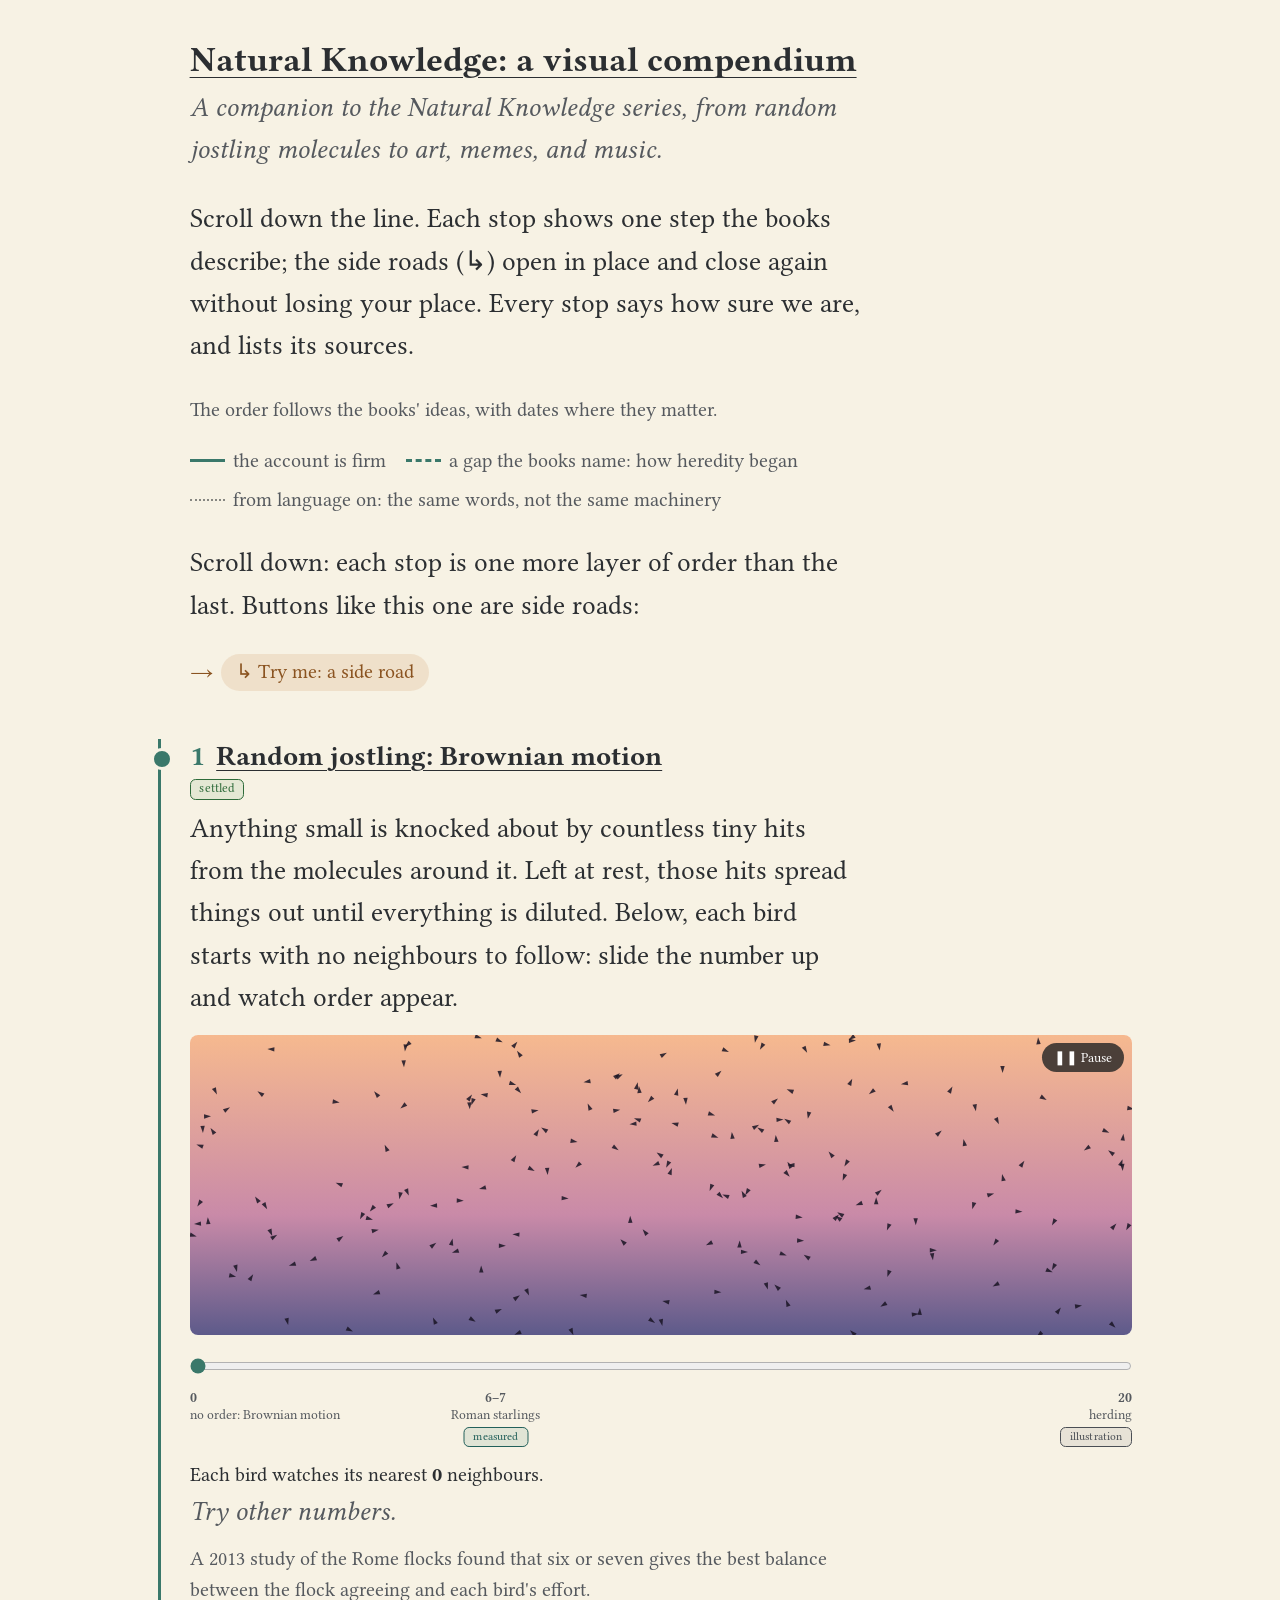
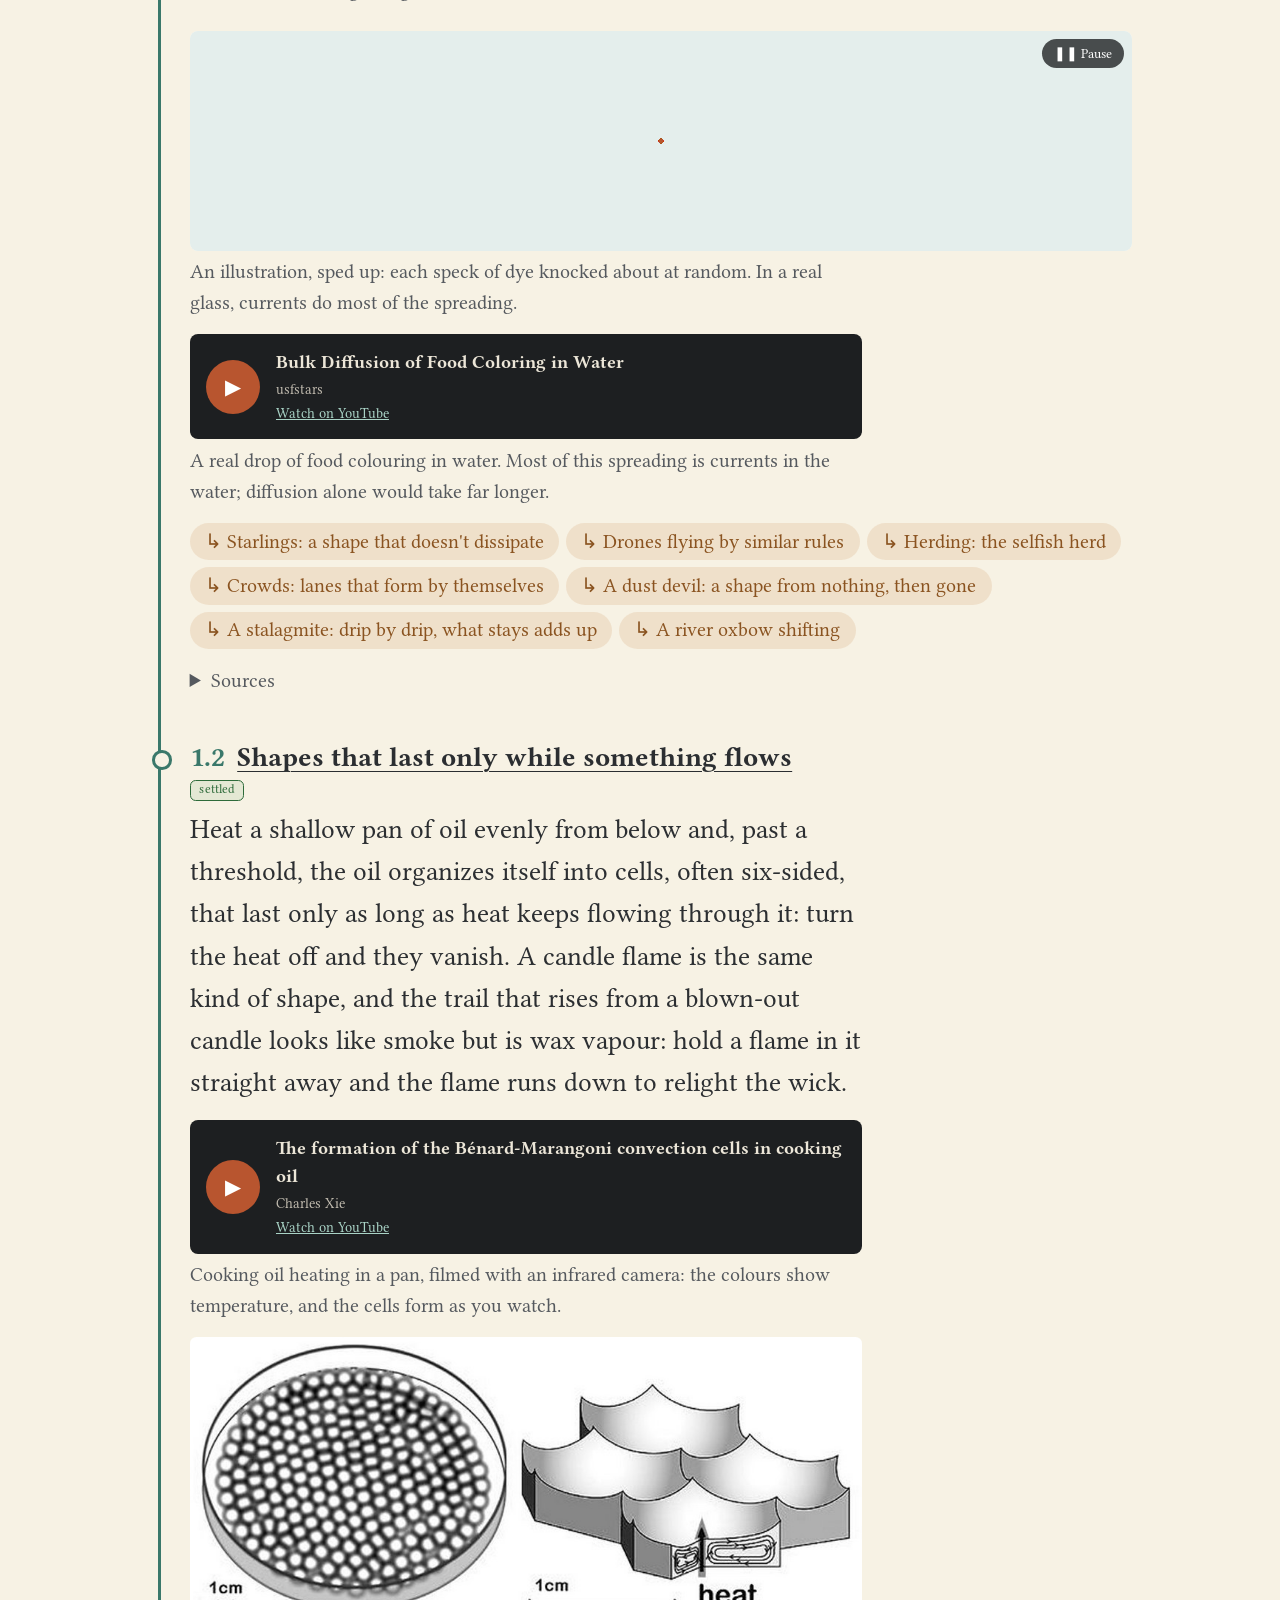
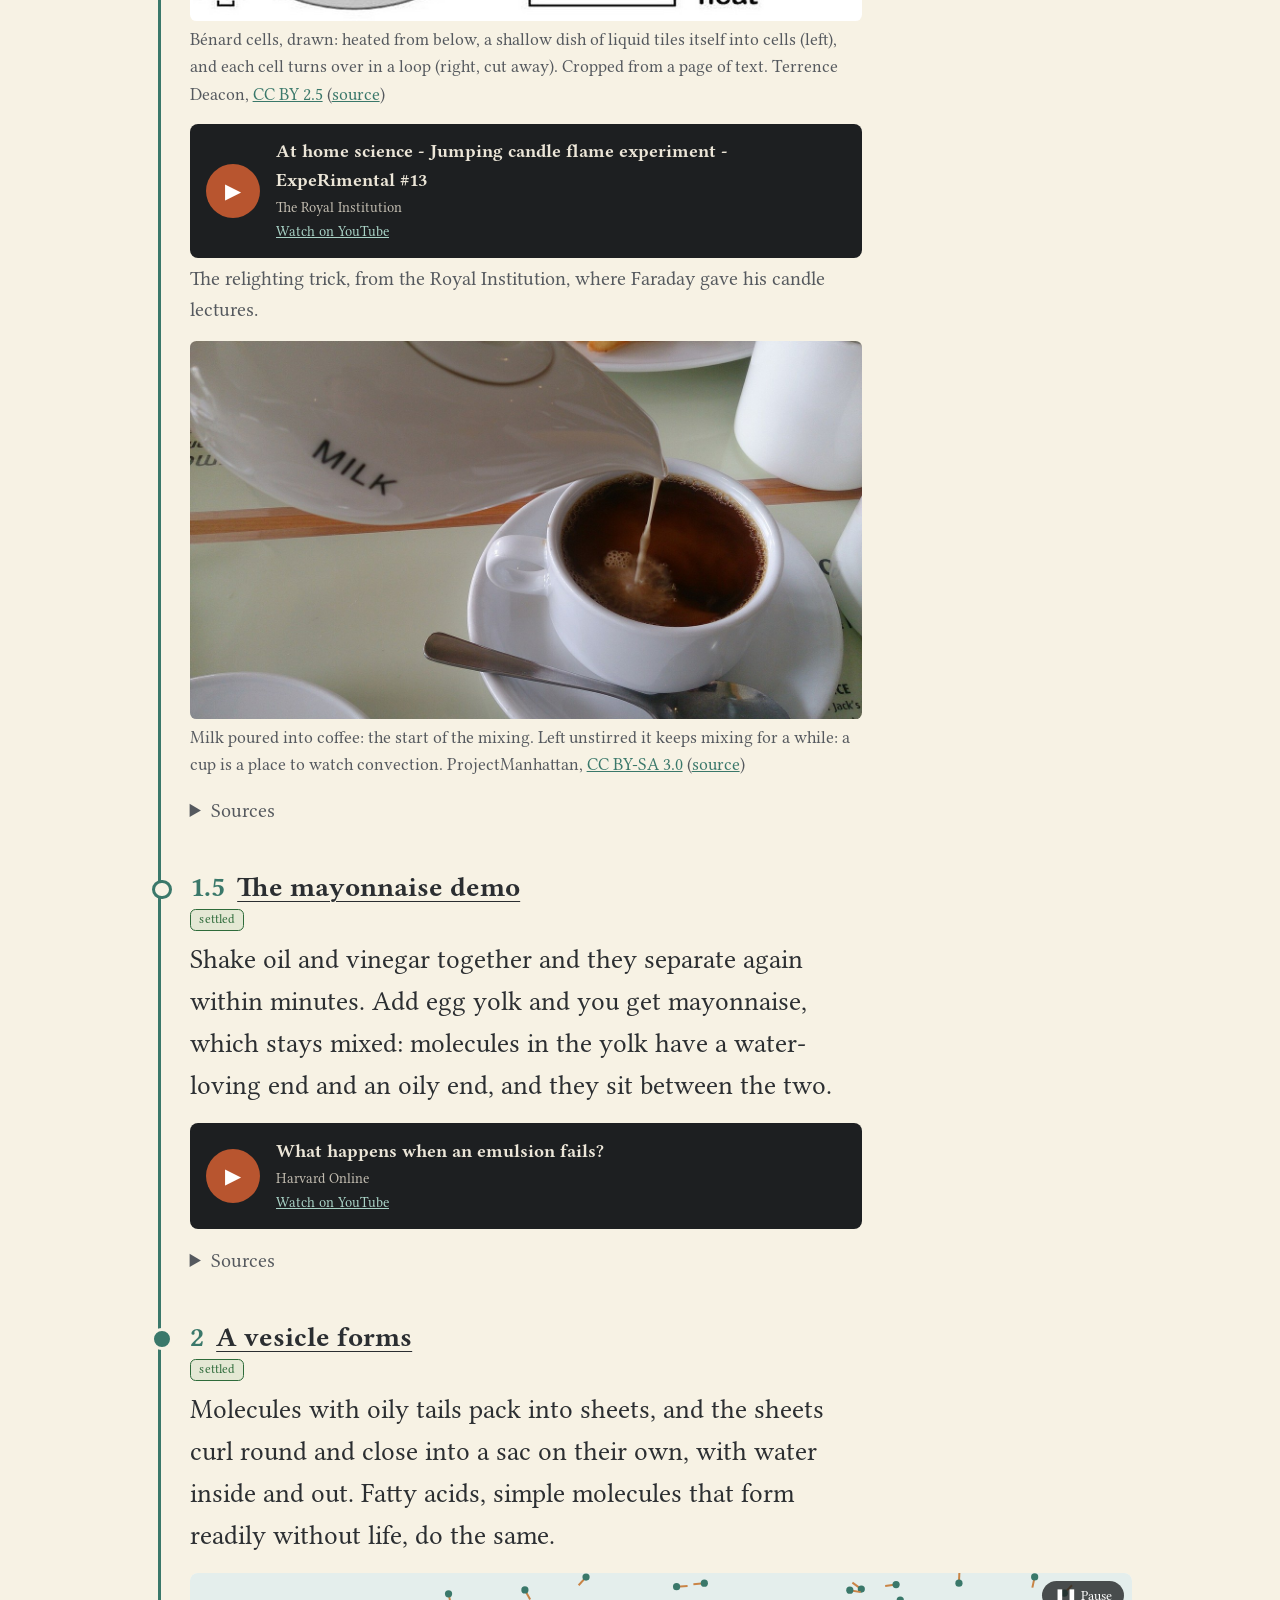
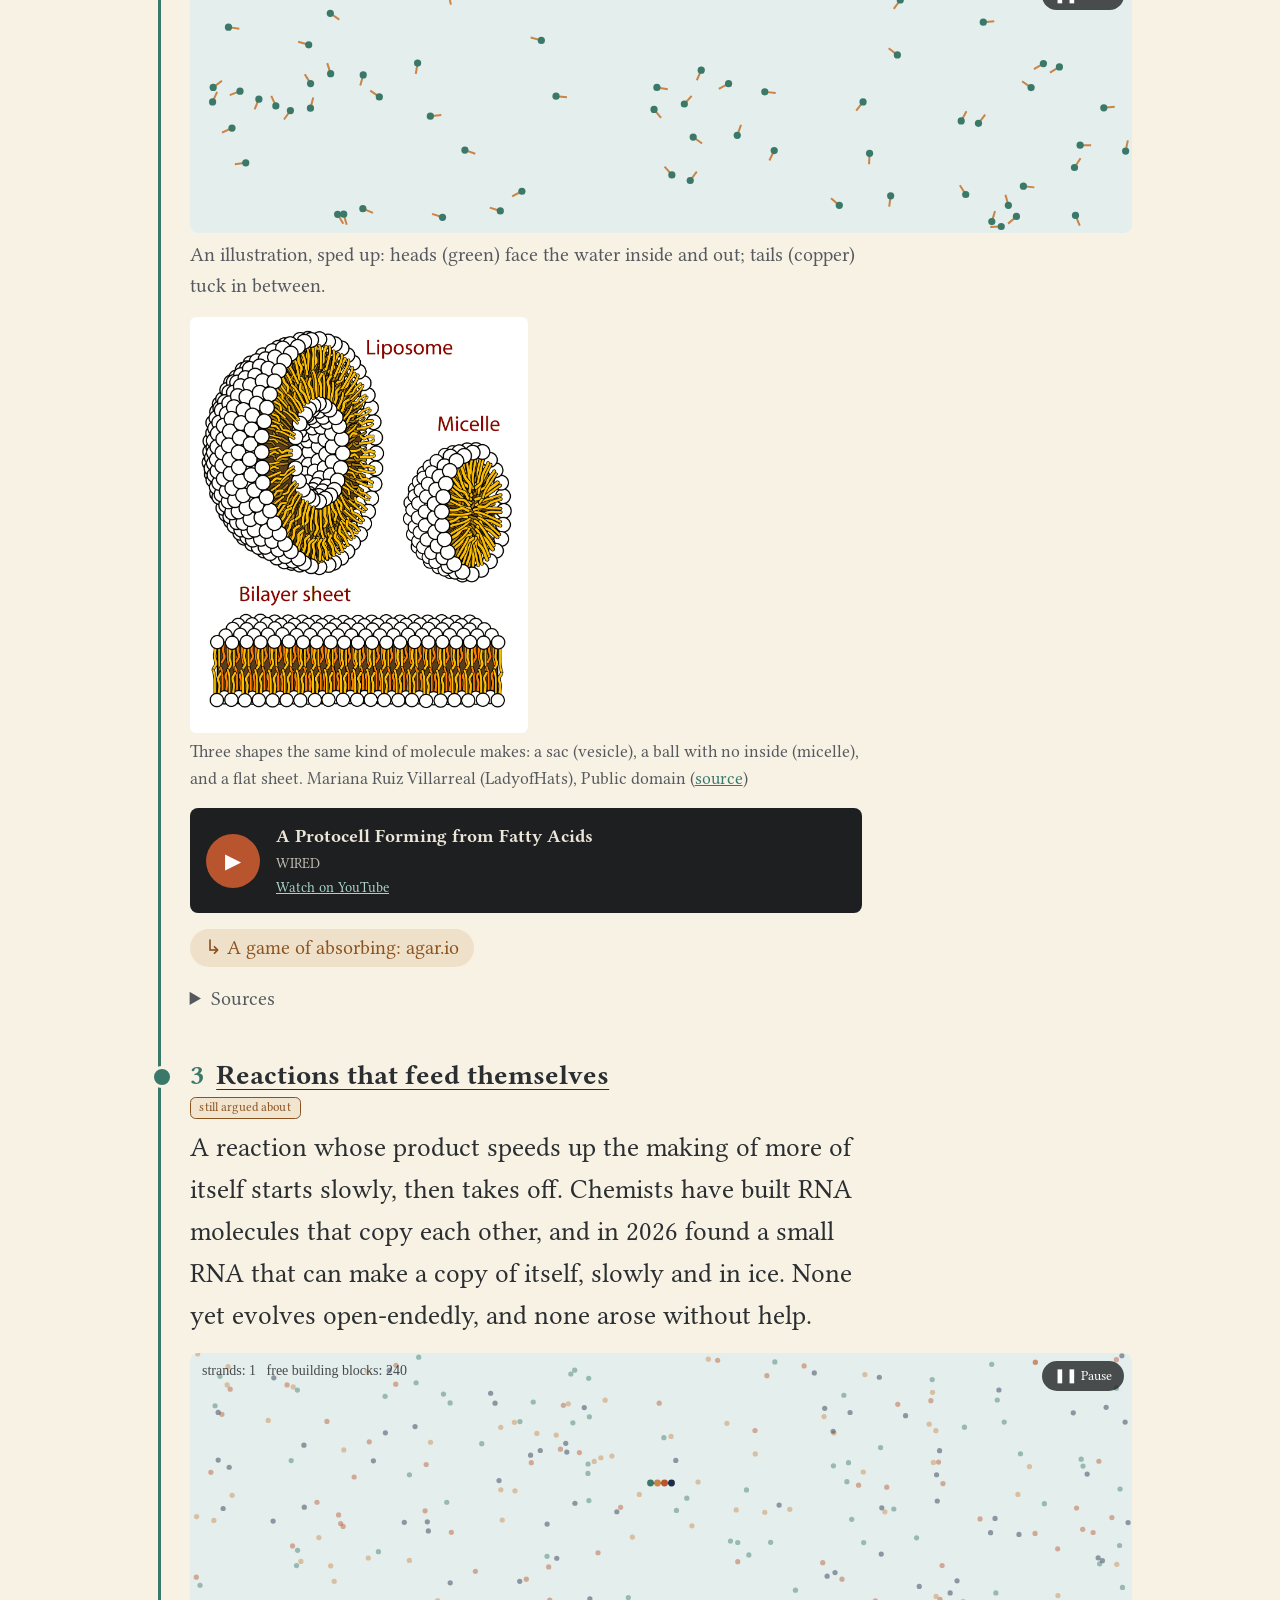
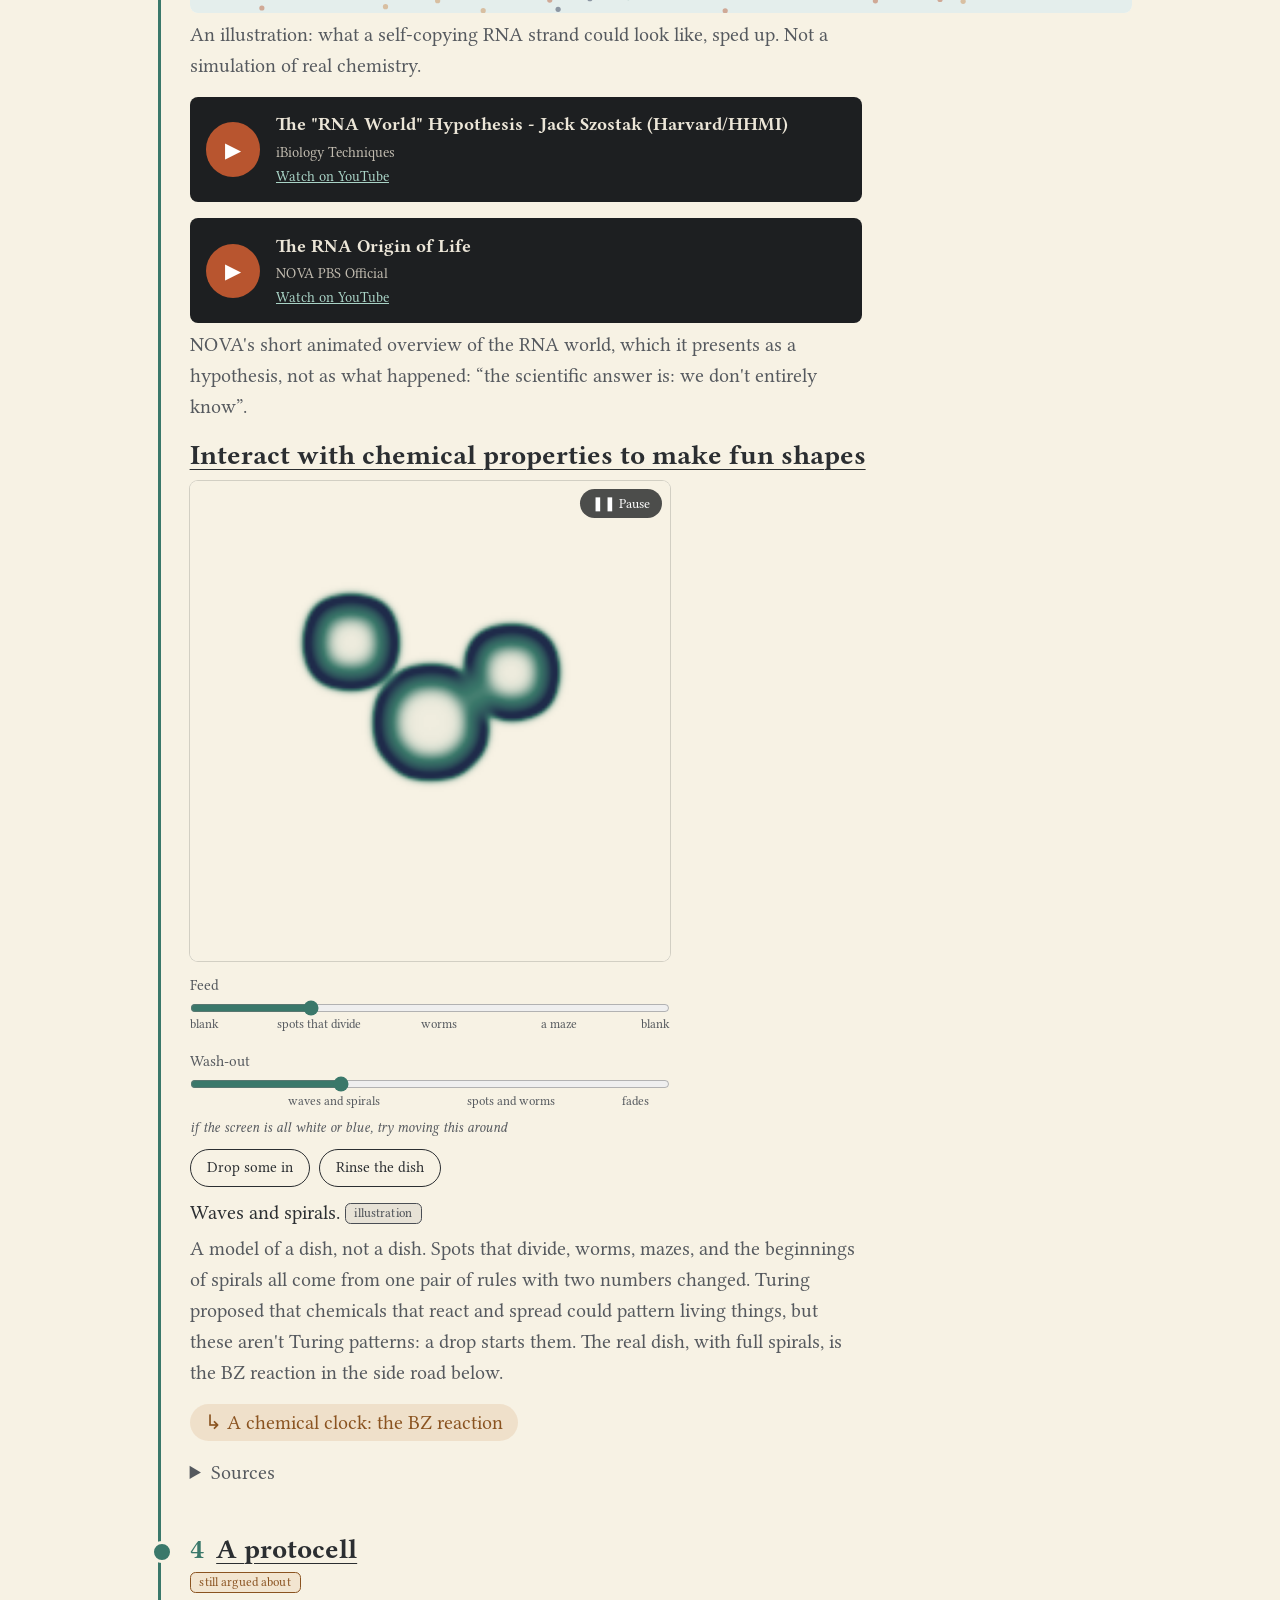
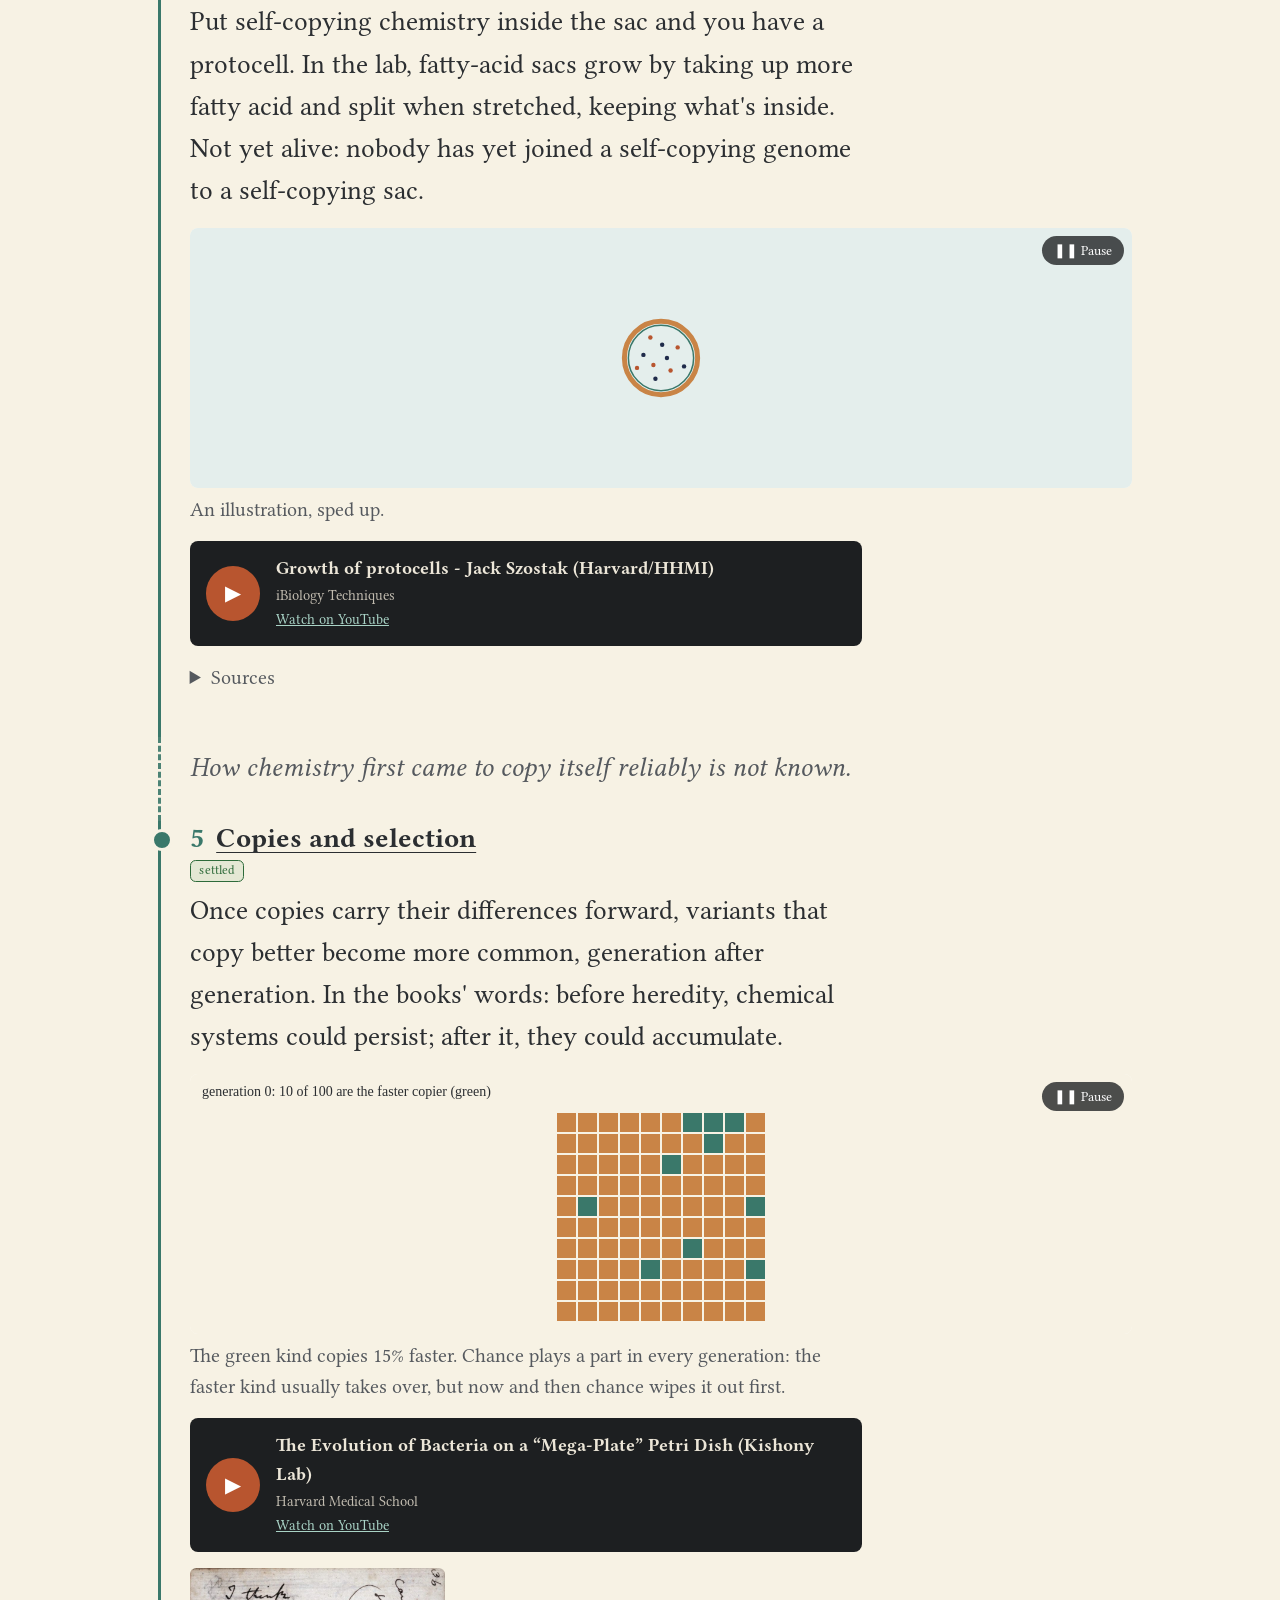
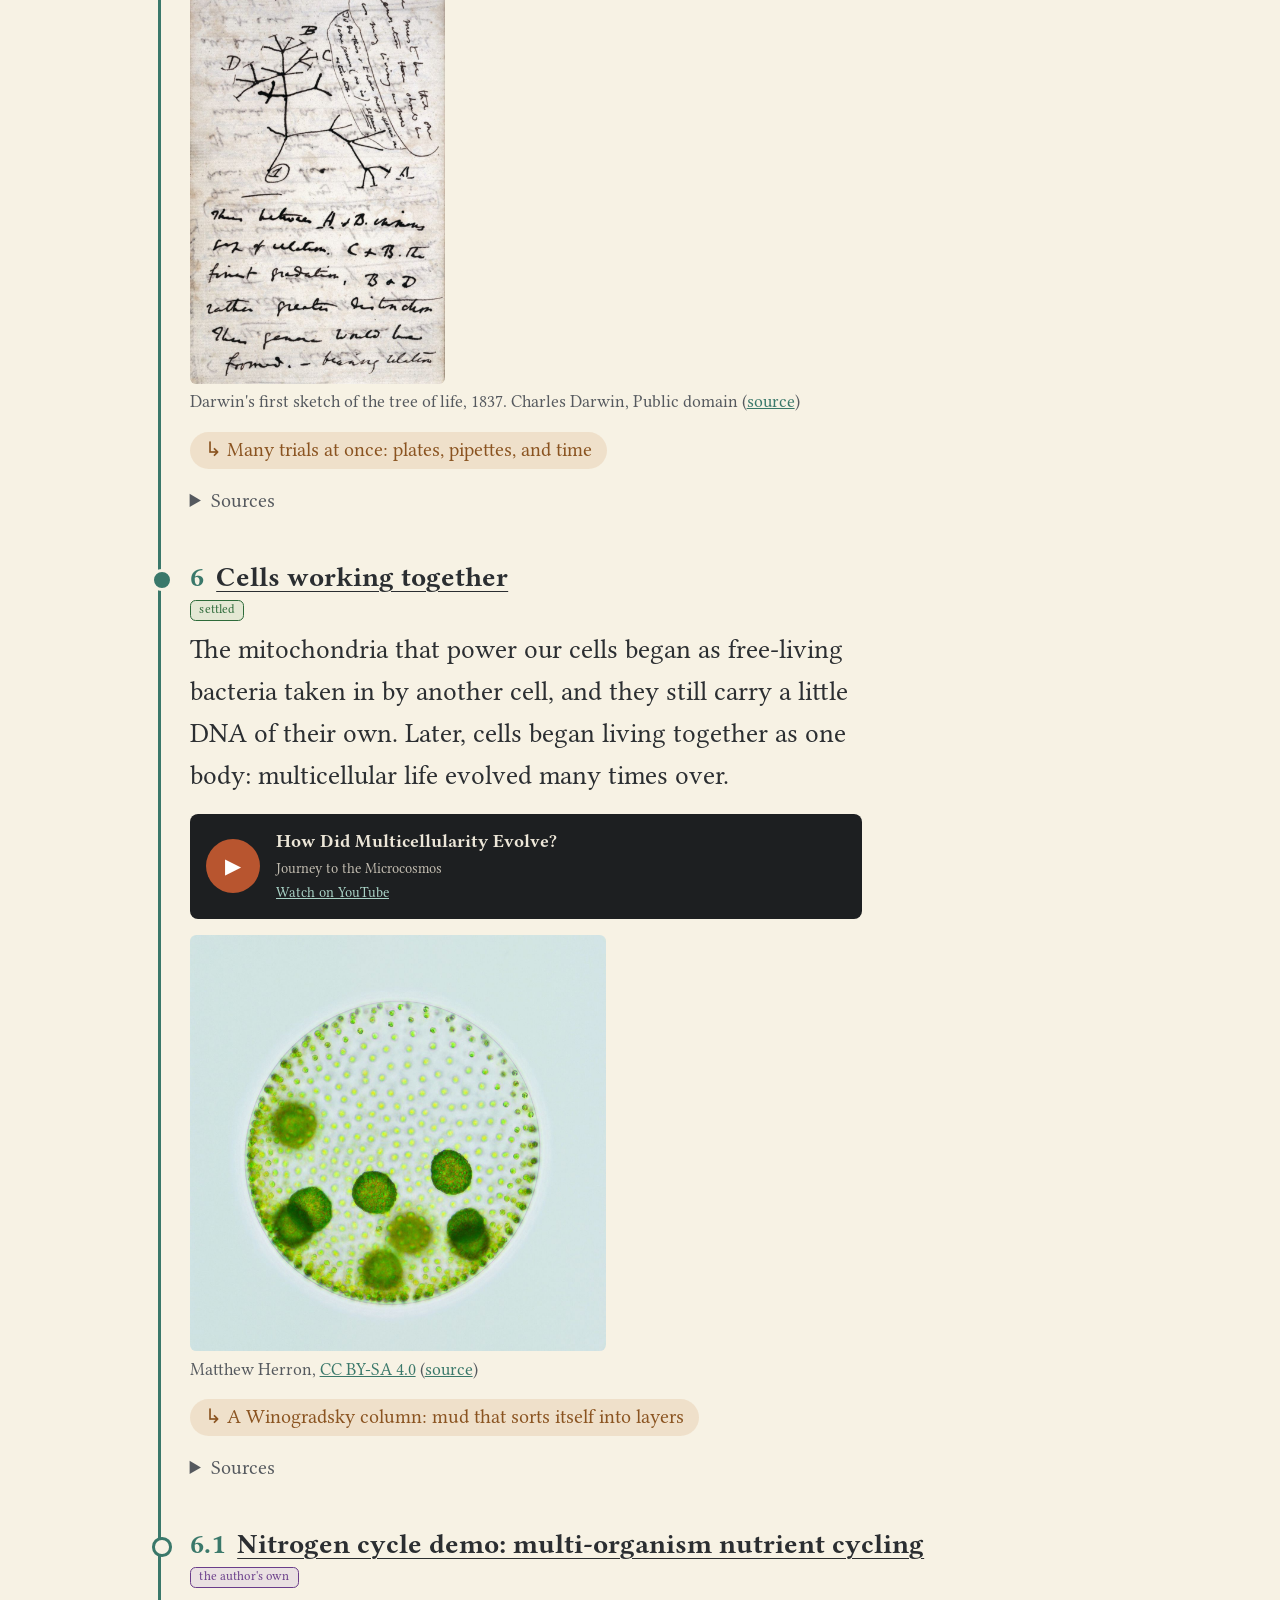
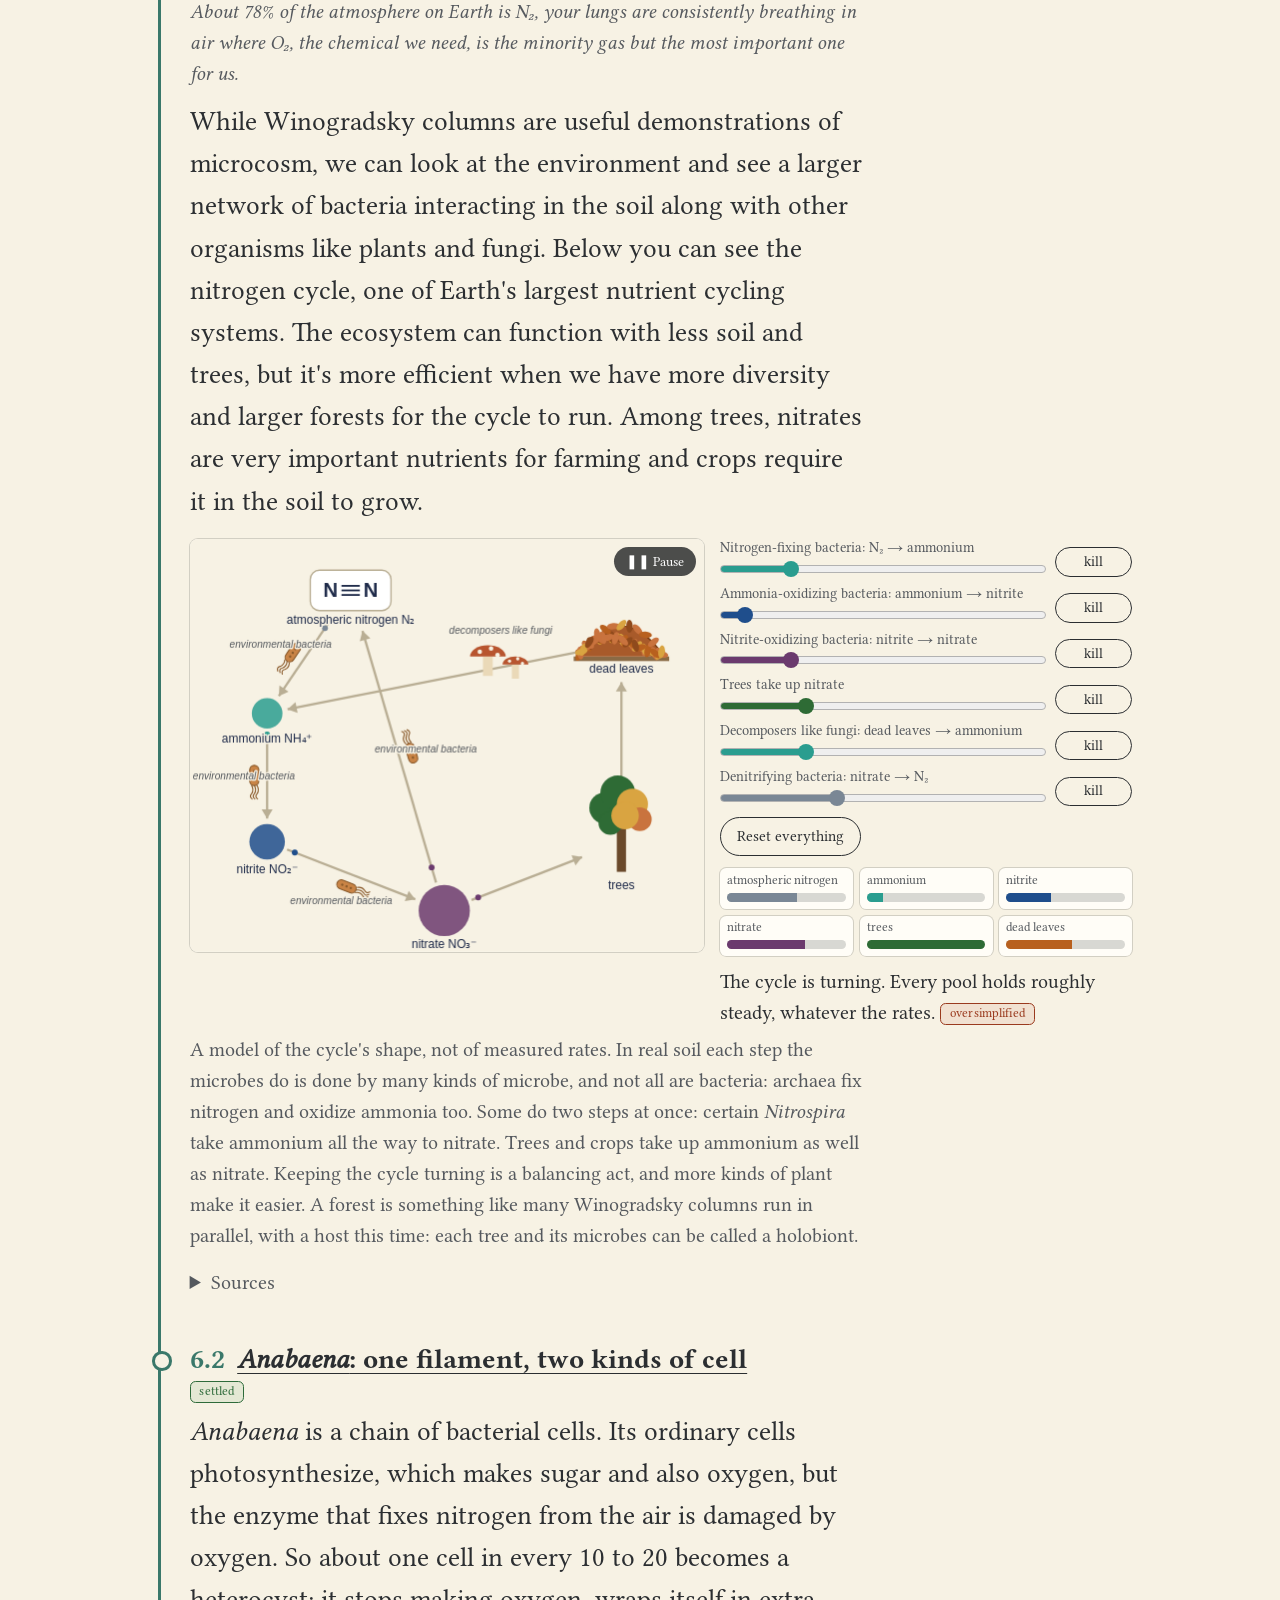
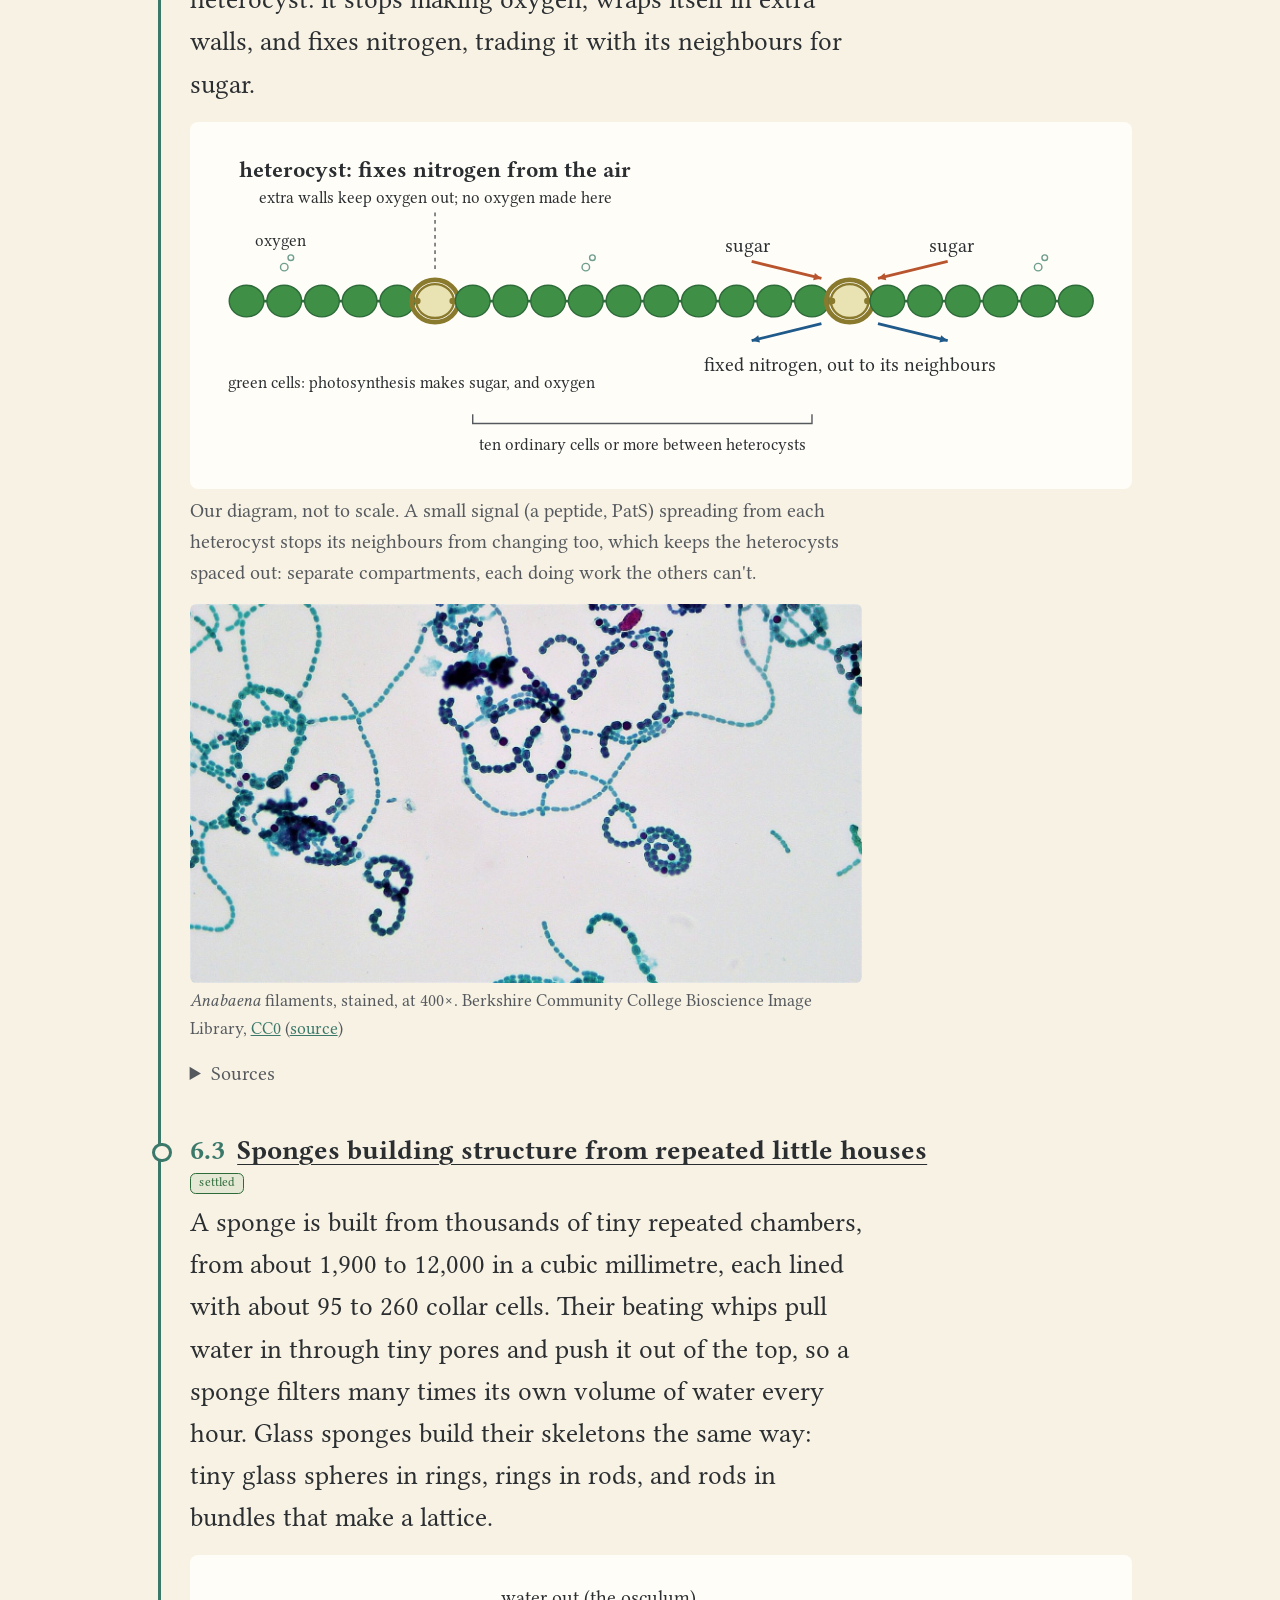
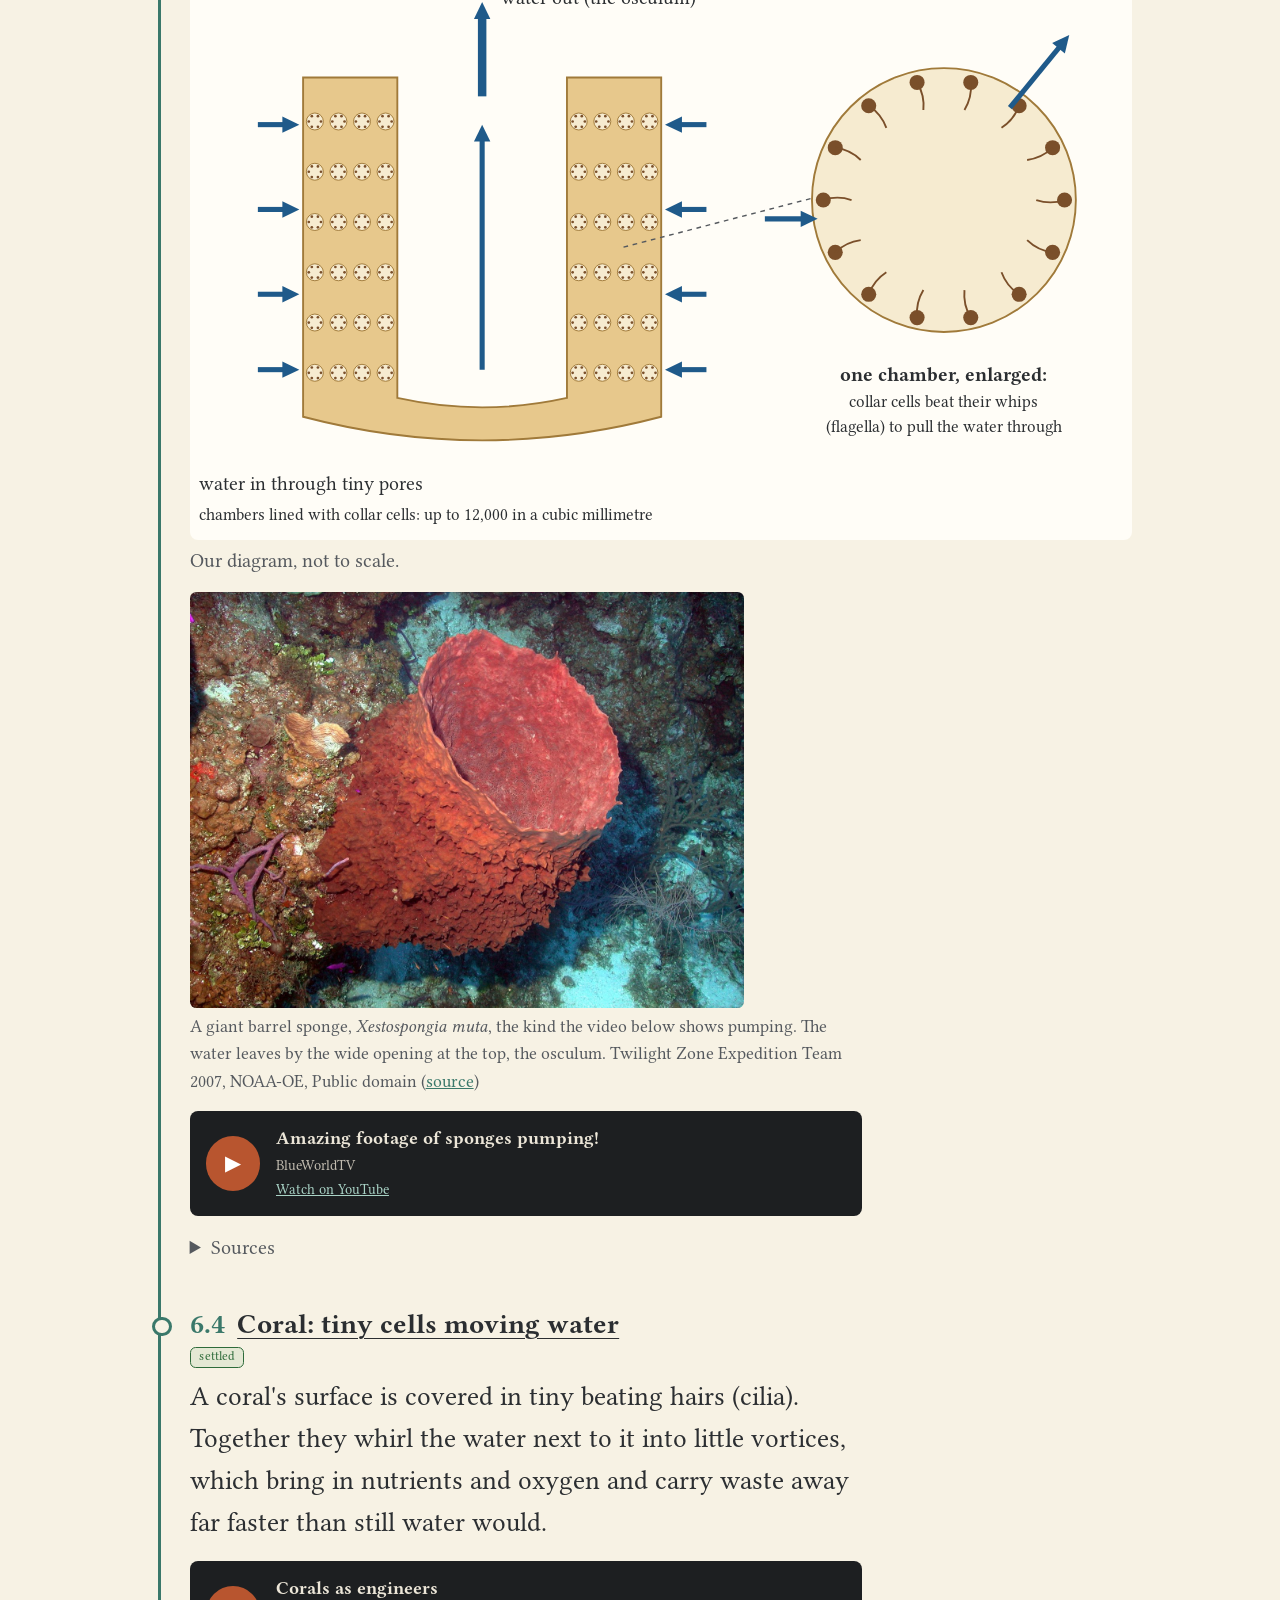
<file: data-vis-compendium/index.html>
<!DOCTYPE html>
<!-- SPDX-License-Identifier: GPL-3.0-only -->
<!-- The code in this file is GPL-3.0; its prose is CC BY-SA 4.0. -->
<html lang="en-GB">
<head>
  <meta charset="utf-8">
  <meta name="viewport" content="width=device-width, initial-scale=1">
  <title>Natural Knowledge: a visual compendium</title>
  <meta name="description" content="A scrolling visual companion to the Natural Knowledge series: from random jostling molecules to art, memes, and music.">
  <link rel="stylesheet" href="css/style.css">
</head>
<body>
  <header class="page">
    <h1>Natural Knowledge: a visual compendium</h1>
    <p class="sub">A companion to the <i>Natural Knowledge</i> series, from random jostling molecules to art, memes, and music.</p>
    <p>Scroll down the line. Each stop shows one step the books describe; the side roads (↳) open in place and close again without losing your place. Every stop says how sure we are, and lists its sources.</p>
    <p class="order-note">The order follows the books' ideas, with dates where they matter.</p>
    <ul class="legend">
      <li><span class="swatch"></span> the account is firm</li>
      <li><span class="swatch sw-gap"></span> a gap the books name: how heredity began</li>
      <li><span class="swatch sw-descriptive"></span> from language on: the same words, not the same machinery</li>
    </ul>
    <p class="demo-hint">Scroll down: each stop is one more layer of order than the last. Buttons like this one are side roads:</p>
    <div id="demo"></div>
  </header>

  <main id="spine"></main>

  <section class="how-made" id="how-this-was-made">
    <h2>How this was made</h2>
    <p>The ideas, the questions, and the decisions in this compendium are the author's. The author set out what it should show and in what order, and chose the stops and side roads. AI assistants turned that into pages, checked it against sources, and raised questions where the notes were wrong or unclear. The author answered them, made editorial calls, and drafted some text sections themselves.</p>
    <p>In the terms publishers now use, the text is AI-generated: an AI drafted the bulk of the compendium alongside author inputs and rewrites, working from the author's notes and choices and from sources that AI research assistants gathered and checked. The animations, simulations, and drawings were also made with an AI assistant, in code. The videos and pictures by others are credited to them.</p>
  </section>

  <footer class="page">
    <p>Code: GPL-3.0 (<a href="LICENSE-CODE.txt">LICENSE-CODE.txt</a>). Text, data, and our own pictures: CC BY-SA 4.0, like the books. Others' pictures and videos keep their own licences: see the <a href="credits.html">credits</a>. Fonts: Linux Libertine (<a href="fonts/OFL.txt">OFL 1.1</a>).</p>
    <p>The books and the fact checker behind them are in <a href="../">the repository</a>.</p>
  </footer>

  <script src="js/core.js"></script>
  <script src="js/media.js"></script>
  <script src="js/anim.js"></script>
  <script src="js/render.js"></script>
  <script src="js/sim-flock.js"></script>
  <script src="js/sim-dish.js"></script>
  <script src="js/sim-ncycle.js"></script>
  <script src="js/anim-dye.js"></script>
  <script src="js/anim-vesicle.js"></script>
  <script src="js/anim-autocat.js"></script>
  <script src="js/anim-protocell.js"></script>
  <script src="js/anim-selection.js"></script>
  <script src="js/anim-march.js"></script>
  <script src="js/anim-pattern.js"></script>
  <script src="js/anim-langtree.js"></script>
  <script src="js/anim-quilt.js"></script>
  <script src="js/anim-anabaena.js"></script>
  <script src="js/anim-sponge.js"></script>
  <script src="js/anim-rings.js"></script>
  <script src="js/anim-pyramids.js"></script>
  <script src="content/pictures.js"></script>
  <script src="content/stops.js"></script>
  <script>
    document.getElementById("demo").innerHTML = NKC.demoHtml();
    NKC.renderSpine(NKC.ENTRIES, document.getElementById("spine"));
  </script>
</body>
</html>
</file>
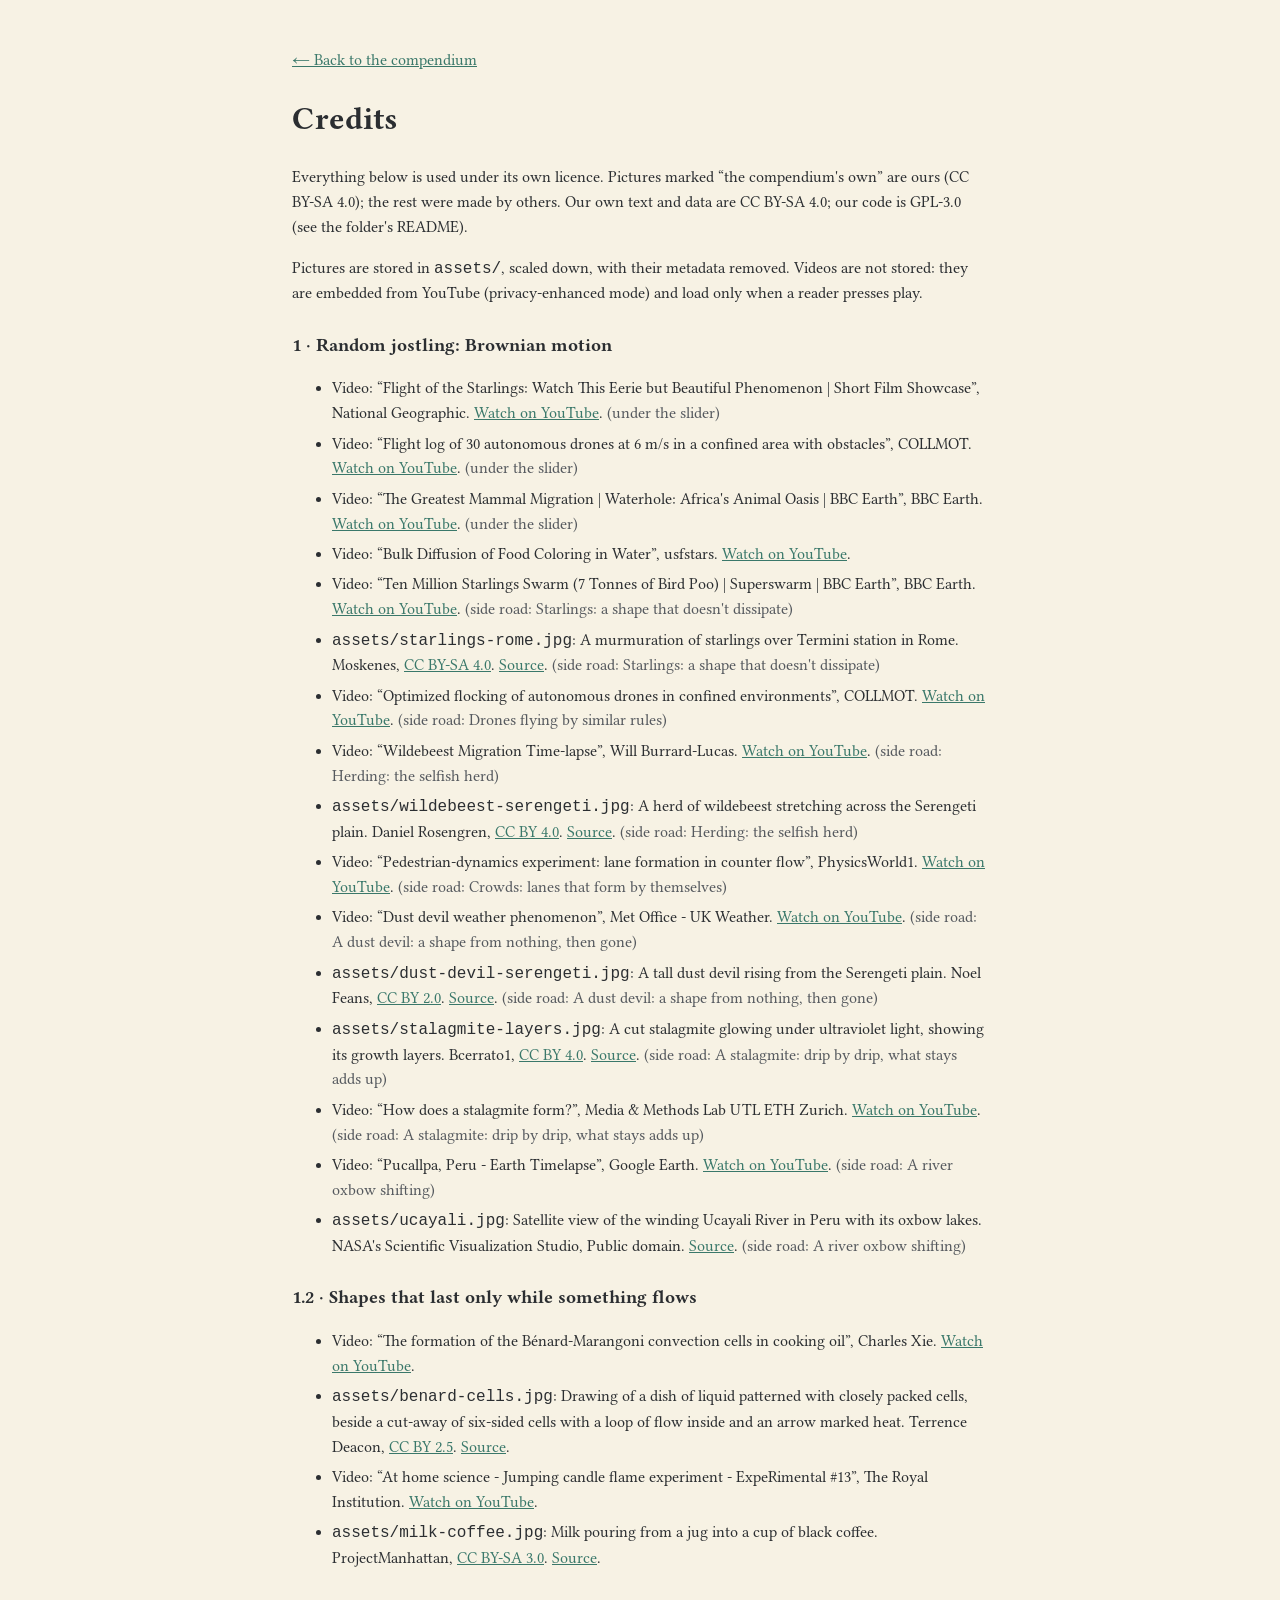
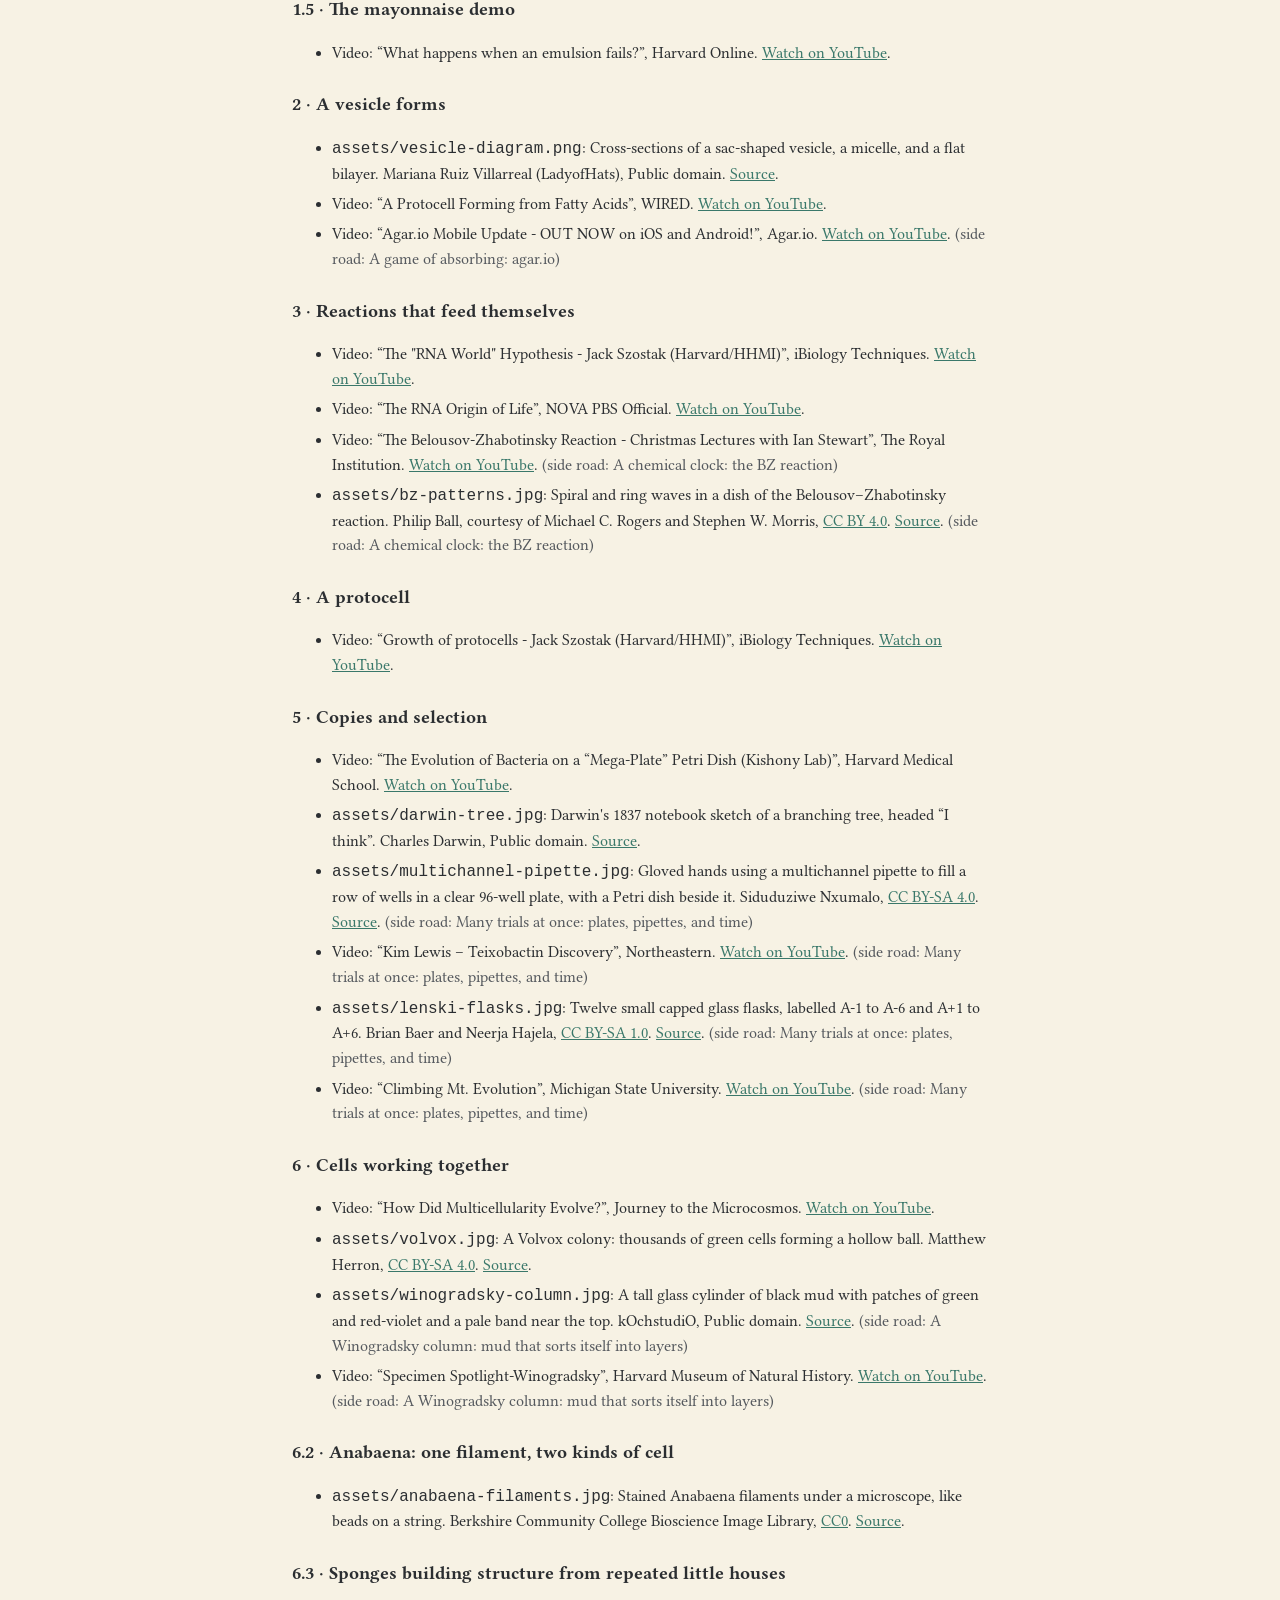
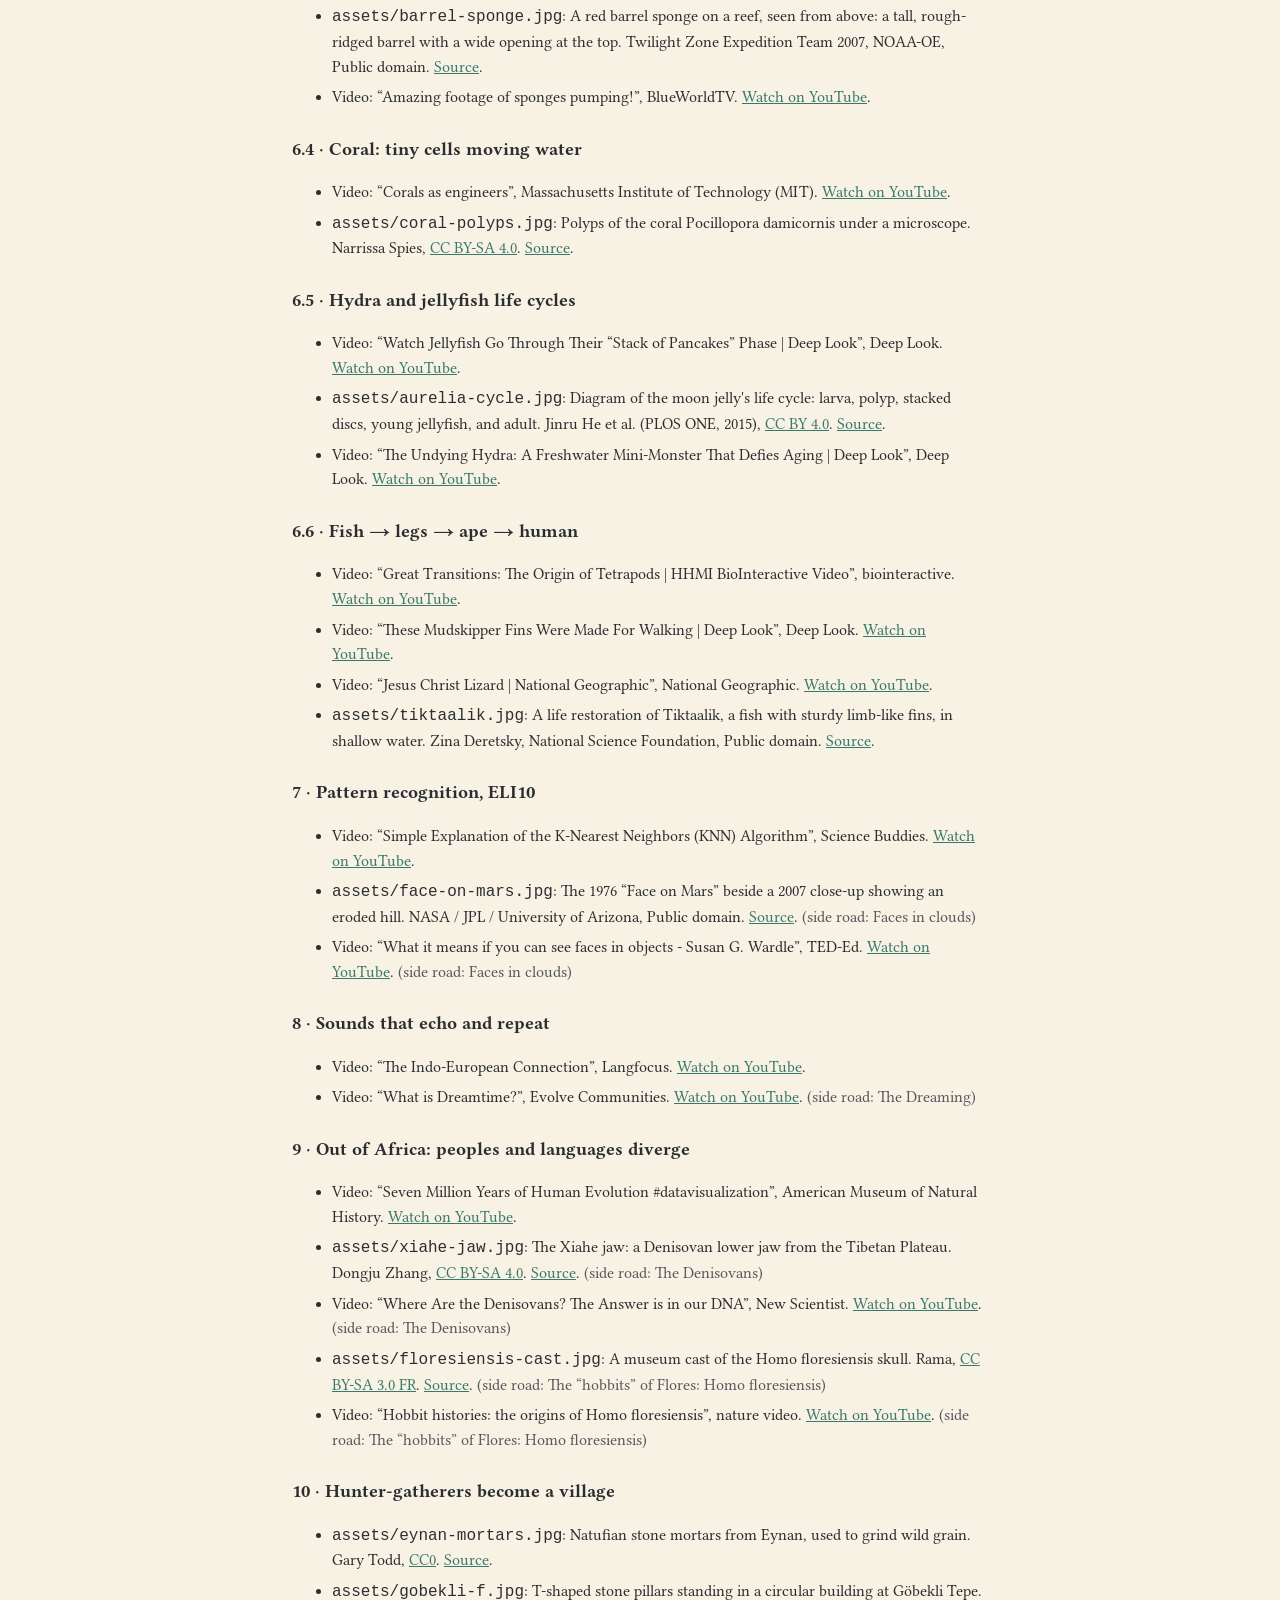
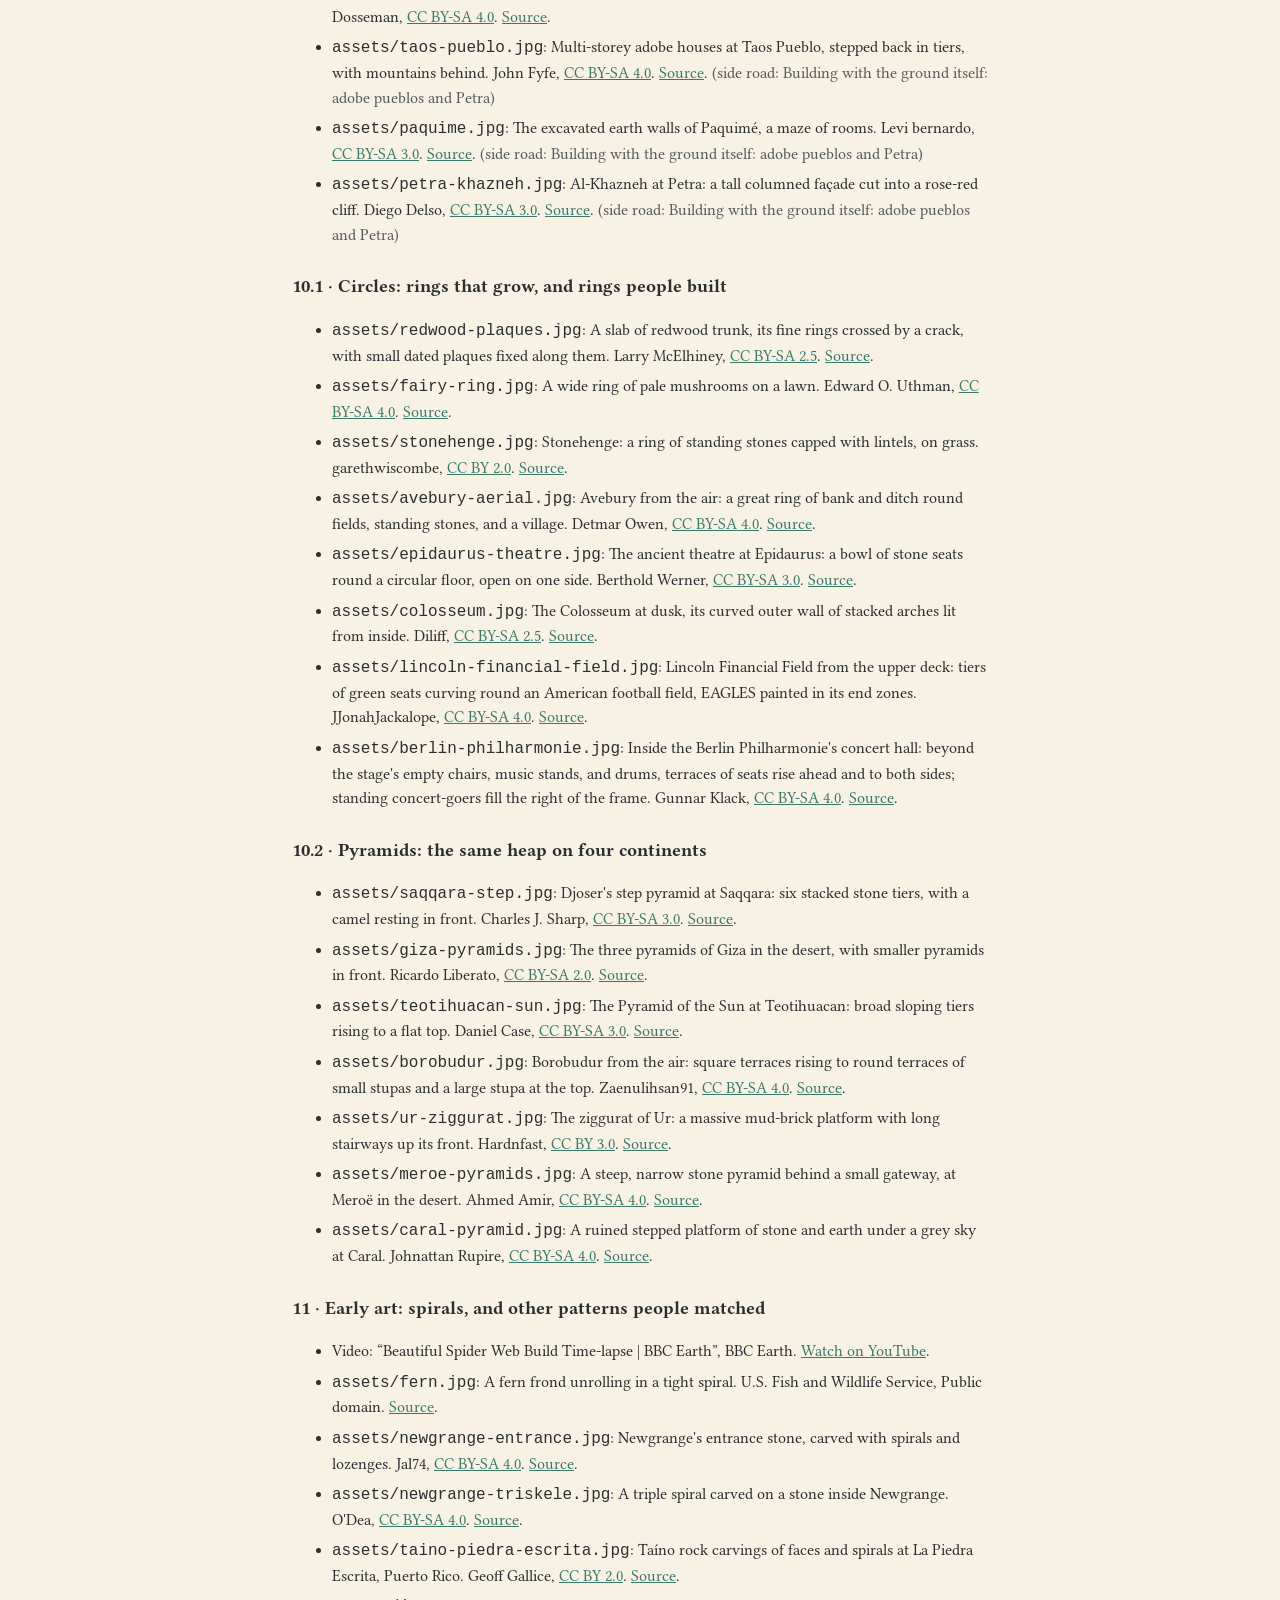
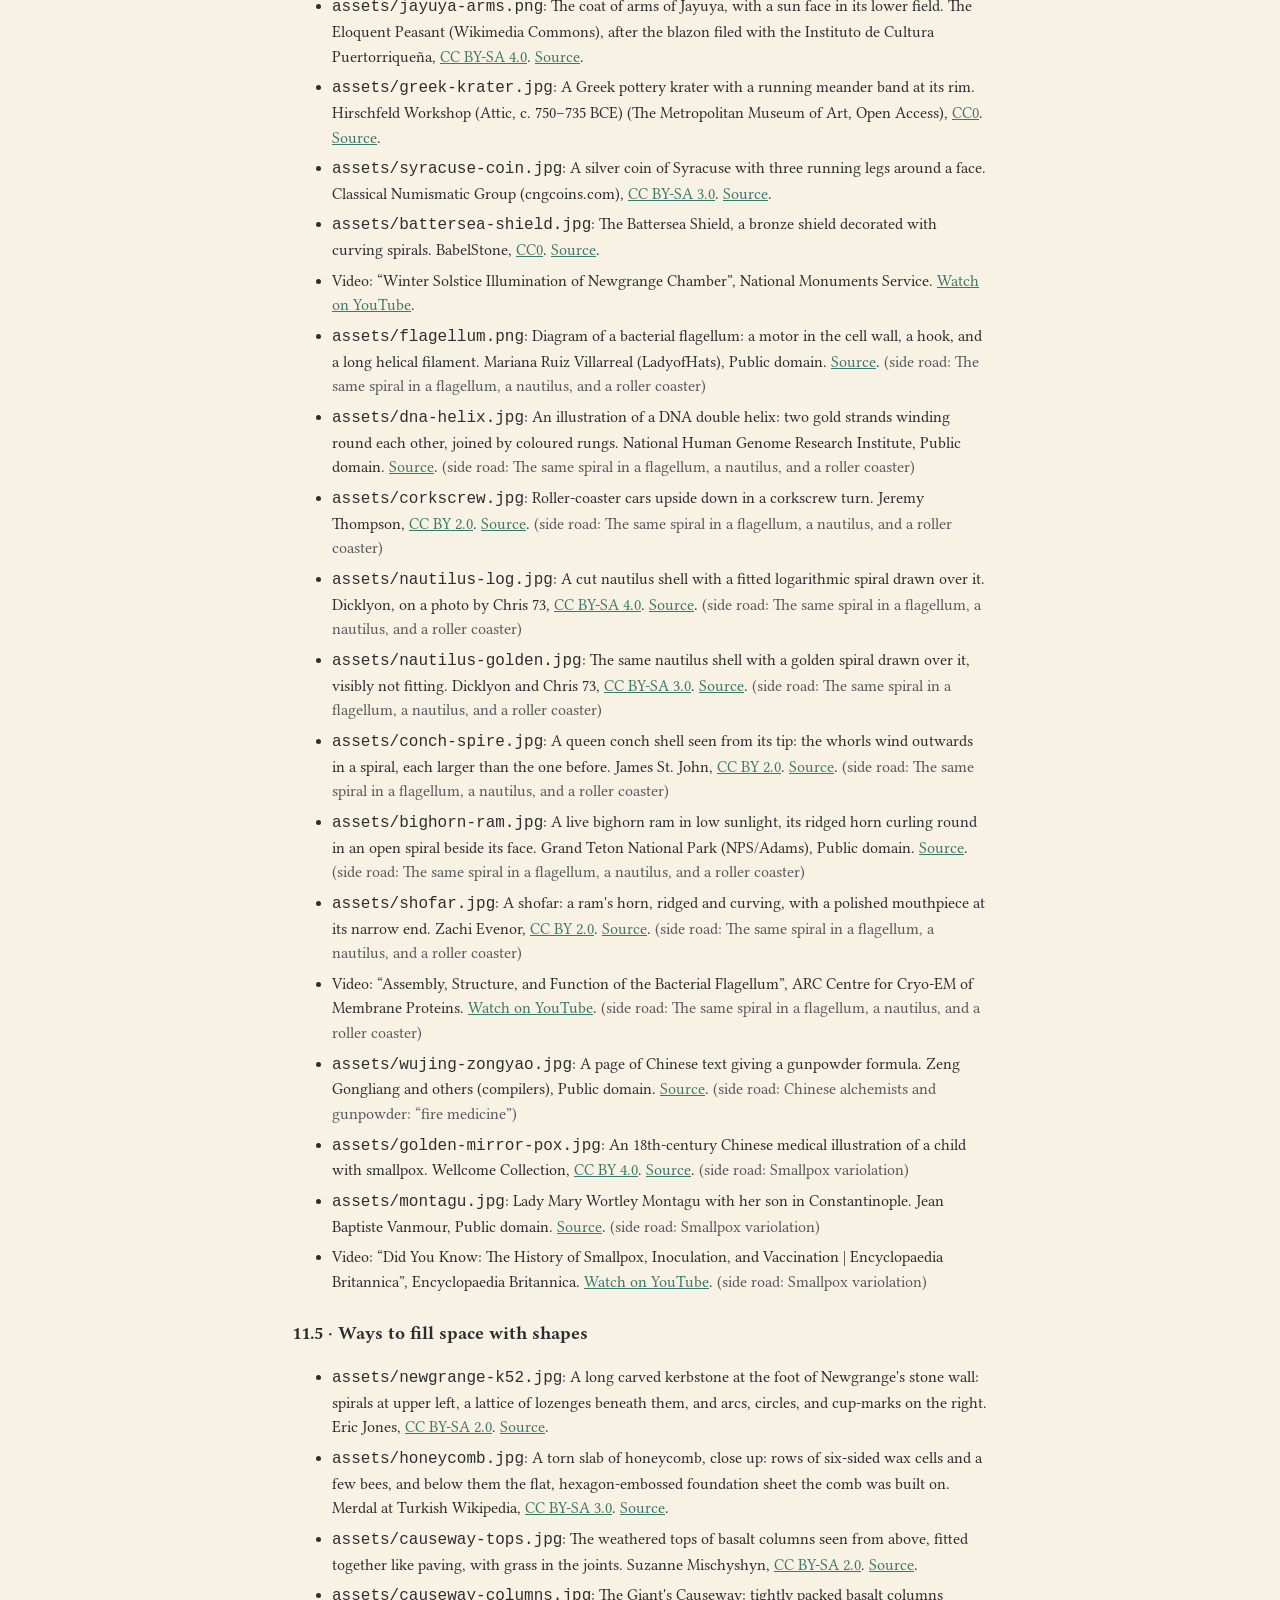
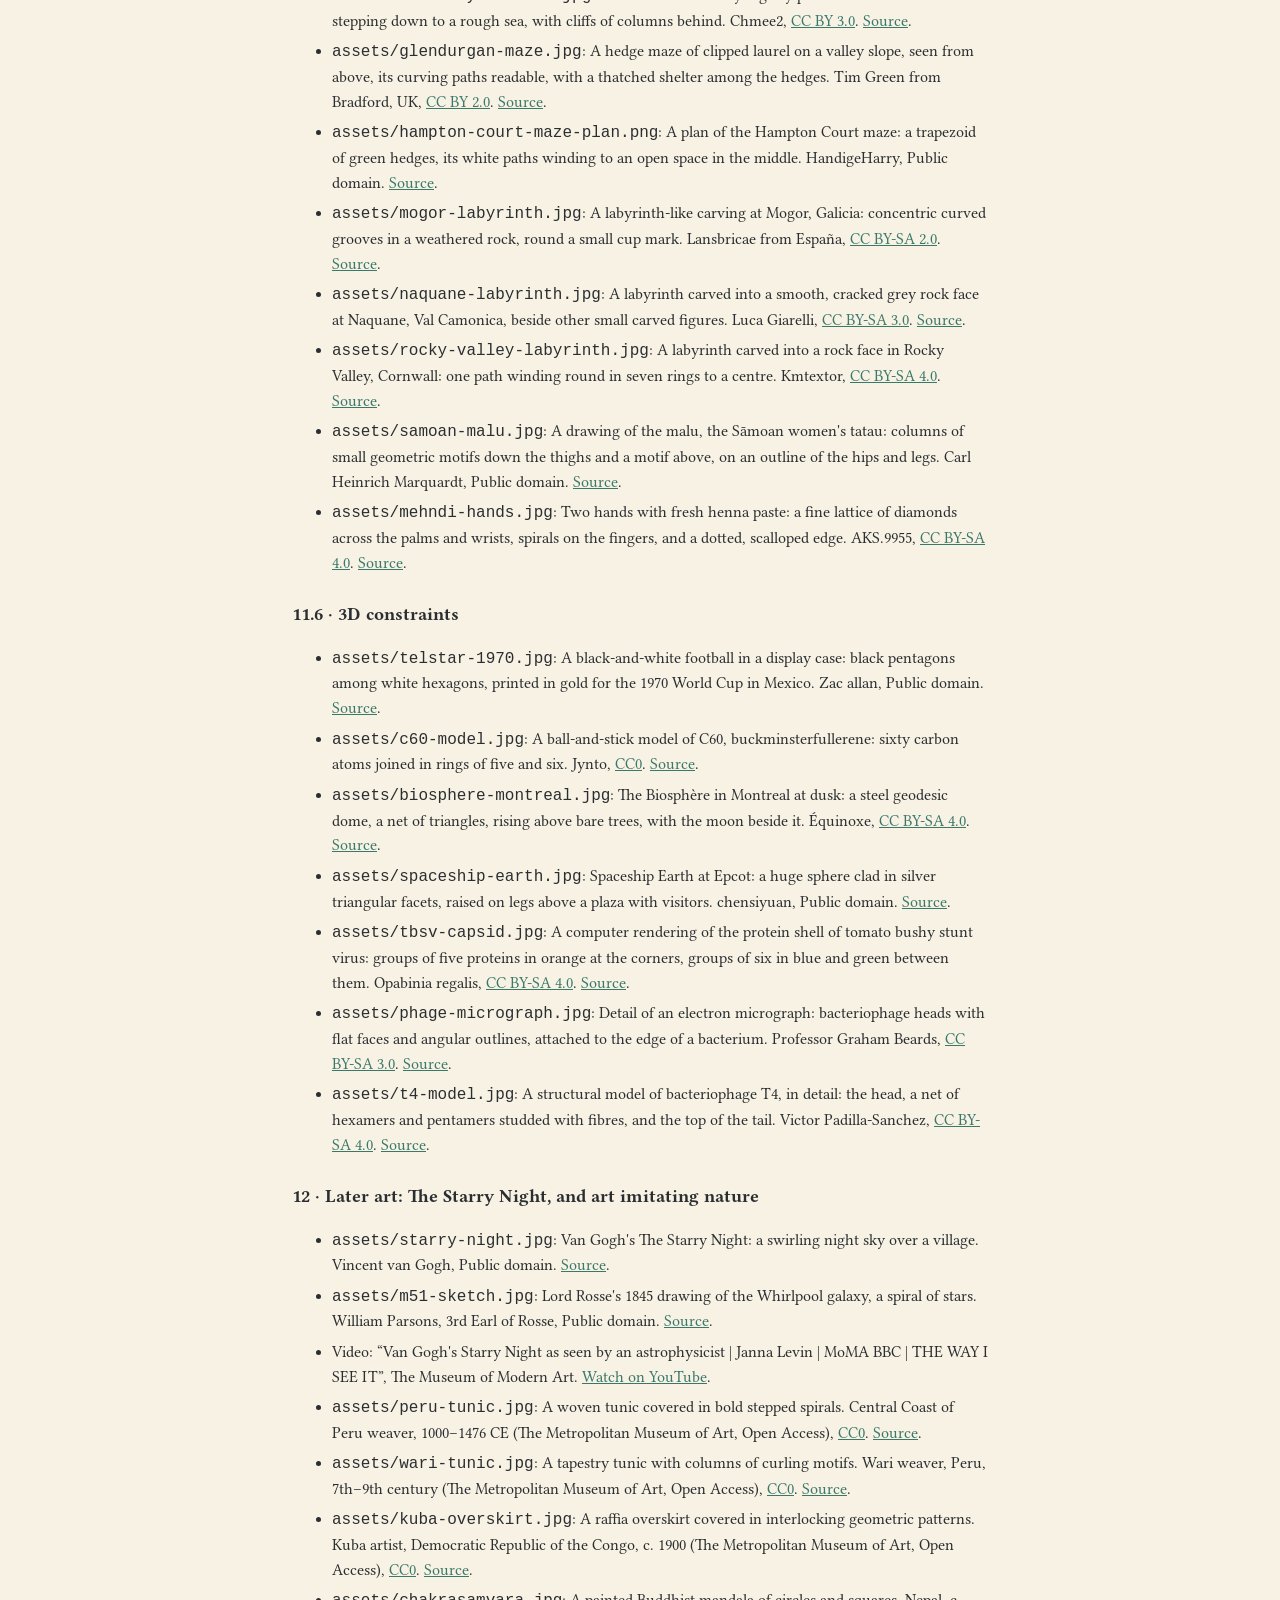
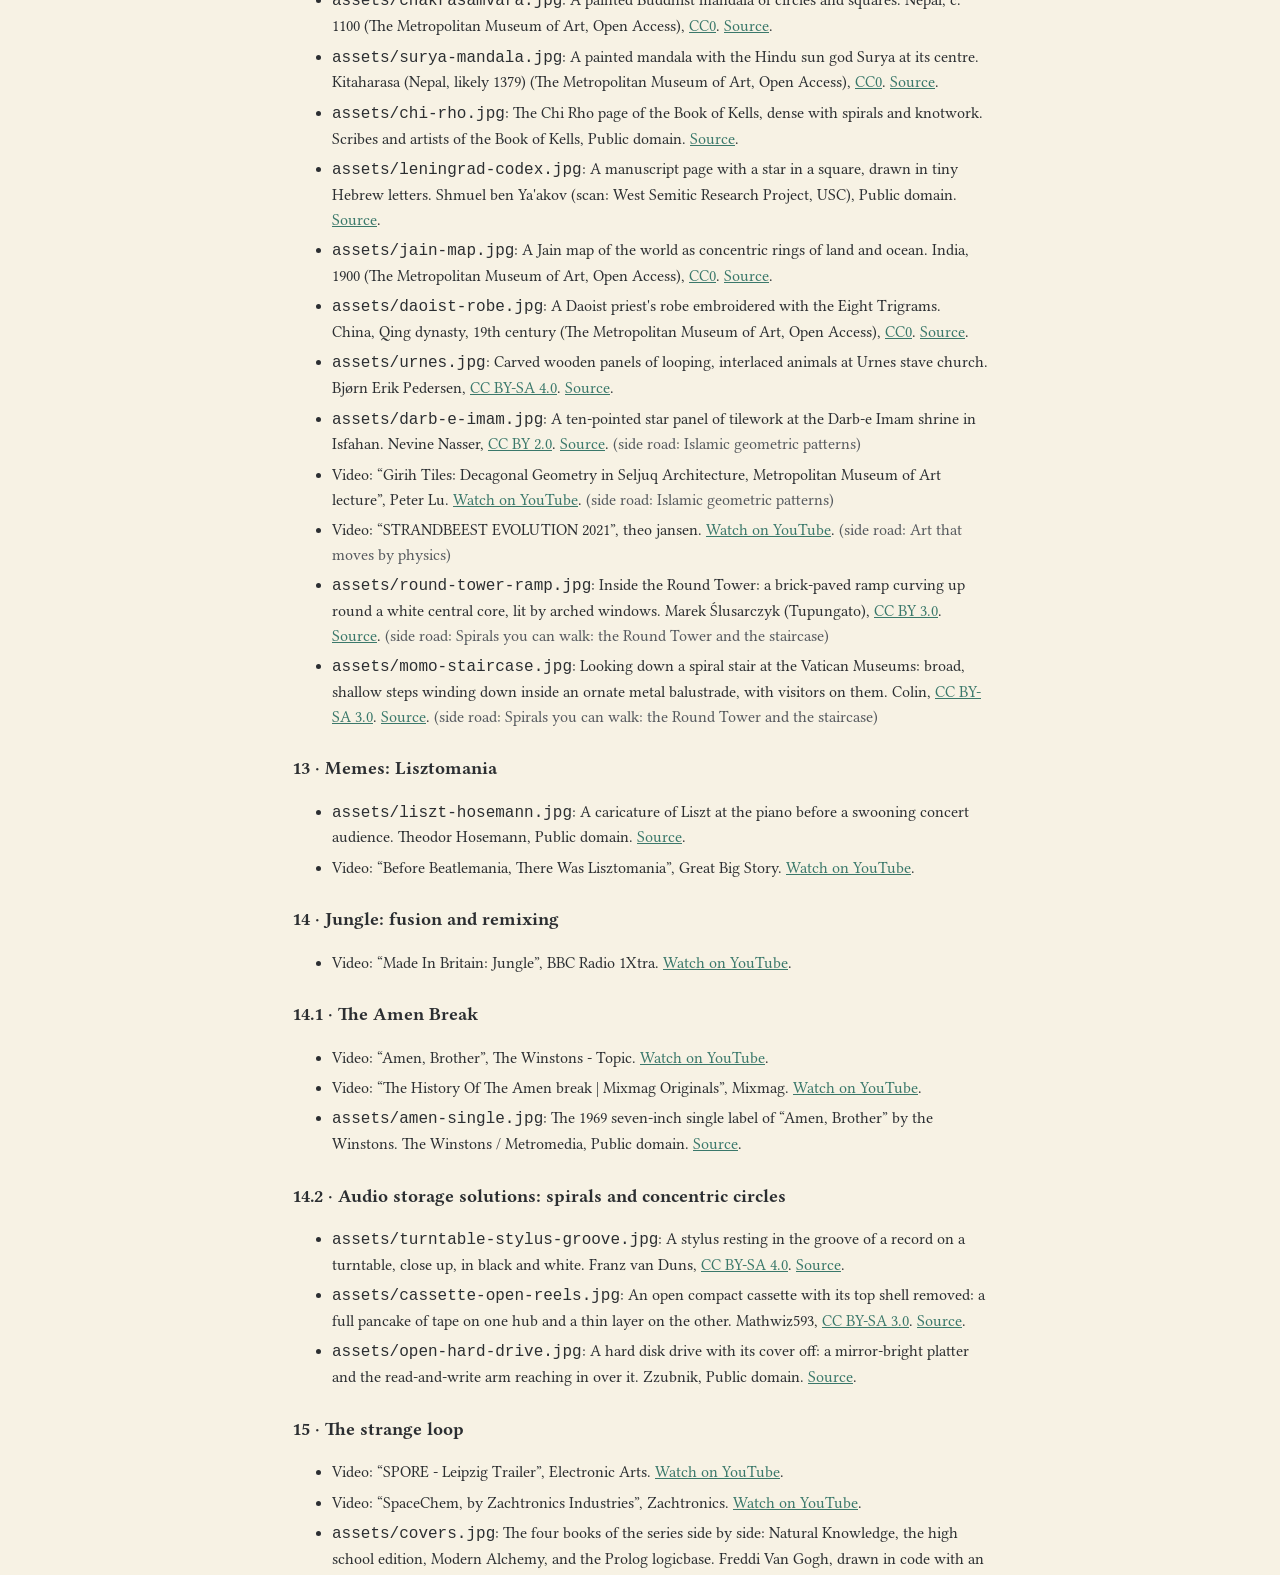
<file: data-vis-compendium/credits.html>
<!DOCTYPE html>
<!-- SPDX-License-Identifier: CC-BY-SA-4.0 -->
<!-- Generated by tools/make-credits.js from content/stops.js; do not edit by hand. -->
<html lang="en-GB">
<head>
  <meta charset="utf-8">
  <meta name="viewport" content="width=device-width, initial-scale=1">
  <title>Credits: Natural Knowledge, a visual compendium</title>
  <link rel="stylesheet" href="css/style.css">
</head>
<body>
  <main class="credits-page">
    <p><a href="index.html">← Back to the compendium</a></p>
    <h1>Credits</h1>
    <p>Everything below is used under its own licence. Pictures marked “the compendium&#39;s own” are ours (CC BY-SA 4.0); the rest were made by others. Our own text and data are CC BY-SA 4.0; our code is GPL-3.0 (see the folder&#39;s README).</p>
    <p>Pictures are stored in <code>assets/</code>, scaled down, with their metadata removed. Videos are not stored: they are embedded from YouTube (privacy-enhanced mode) and load only when a reader presses play.</p>
    <h2>1 · Random jostling: Brownian motion</h2>
    <ul>
      <li>Video: “Flight of the Starlings: Watch This Eerie but Beautiful Phenomenon | Short Film Showcase”, National Geographic. <a href="https://www.youtube.com/watch?v=V4f_1_r80RY">Watch on YouTube</a>. <span class="where">(under the slider)</span></li>
      <li>Video: “Flight log of 30 autonomous drones at 6 m/s in a confined area with obstacles”, COLLMOT. <a href="https://www.youtube.com/watch?v=YW5zDD70x8o">Watch on YouTube</a>. <span class="where">(under the slider)</span></li>
      <li>Video: “The Greatest Mammal Migration | Waterhole: Africa&#39;s Animal Oasis | BBC Earth”, BBC Earth. <a href="https://www.youtube.com/watch?v=oqZXmguqrmQ">Watch on YouTube</a>. <span class="where">(under the slider)</span></li>
      <li>Video: “Bulk Diffusion of Food Coloring in Water”, usfstars. <a href="https://www.youtube.com/watch?v=FPvcfmiuyIg">Watch on YouTube</a>.</li>
      <li>Video: “Ten Million Starlings Swarm (7 Tonnes of Bird Poo) | Superswarm | BBC Earth”, BBC Earth. <a href="https://www.youtube.com/watch?v=UVko9jyAkQg">Watch on YouTube</a>. <span class="where">(side road: Starlings: a shape that doesn&#39;t dissipate)</span></li>
      <li><code>assets/starlings-rome.jpg</code>: A murmuration of starlings over Termini station in Rome. Moskenes, <a href="https://creativecommons.org/licenses/by-sa/4.0/">CC BY-SA 4.0</a>. <a href="https://commons.wikimedia.org/wiki/File:Starling_murmuration_at_Rome%27s_termini_station_02.jpg">Source</a>. <span class="where">(side road: Starlings: a shape that doesn&#39;t dissipate)</span></li>
      <li>Video: “Optimized flocking of autonomous drones in confined environments”, COLLMOT. <a href="https://www.youtube.com/watch?v=E4XpyG4eMKE">Watch on YouTube</a>. <span class="where">(side road: Drones flying by similar rules)</span></li>
      <li>Video: “Wildebeest Migration Time-lapse”, Will Burrard-Lucas. <a href="https://www.youtube.com/watch?v=0gvpk8fpyVY">Watch on YouTube</a>. <span class="where">(side road: Herding: the selfish herd)</span></li>
      <li><code>assets/wildebeest-serengeti.jpg</code>: A herd of wildebeest stretching across the Serengeti plain. Daniel Rosengren, <a href="https://creativecommons.org/licenses/by/4.0/">CC BY 4.0</a>. <a href="https://commons.wikimedia.org/wiki/File:Wildebeest_Migration_in_Serengeti_National_Park,_Tanzania.jpg">Source</a>. <span class="where">(side road: Herding: the selfish herd)</span></li>
      <li>Video: “Pedestrian-dynamics experiment: lane formation in counter flow”, PhysicsWorld1. <a href="https://www.youtube.com/watch?v=J4J__lOOV2E">Watch on YouTube</a>. <span class="where">(side road: Crowds: lanes that form by themselves)</span></li>
      <li>Video: “Dust devil weather phenomenon”, Met Office - UK Weather. <a href="https://www.youtube.com/watch?v=Qd2s02_AKFY">Watch on YouTube</a>. <span class="where">(side road: A dust devil: a shape from nothing, then gone)</span></li>
      <li><code>assets/dust-devil-serengeti.jpg</code>: A tall dust devil rising from the Serengeti plain. Noel Feans, <a href="https://creativecommons.org/licenses/by/2.0/">CC BY 2.0</a>. <a href="https://commons.wikimedia.org/wiki/File:Whirlwind_-Serengeti_plains,_Tanzania-20Jan2010.jpg">Source</a>. <span class="where">(side road: A dust devil: a shape from nothing, then gone)</span></li>
      <li><code>assets/stalagmite-layers.jpg</code>: A cut stalagmite glowing under ultraviolet light, showing its growth layers. Bcerrato1, <a href="https://creativecommons.org/licenses/by/4.0/">CC BY 4.0</a>. <a href="https://commons.wikimedia.org/wiki/File:Stalagmite_layers_under_UV_light.jpg">Source</a>. <span class="where">(side road: A stalagmite: drip by drip, what stays adds up)</span></li>
      <li>Video: “How does a stalagmite form?”, Media &amp; Methods Lab UTL ETH Zurich. <a href="https://www.youtube.com/watch?v=B6uA4Hzg73M">Watch on YouTube</a>. <span class="where">(side road: A stalagmite: drip by drip, what stays adds up)</span></li>
      <li>Video: “Pucallpa, Peru - Earth Timelapse”, Google Earth. <a href="https://www.youtube.com/watch?v=4Rs5Xn0CXUQ">Watch on YouTube</a>. <span class="where">(side road: A river oxbow shifting)</span></li>
      <li><code>assets/ucayali.jpg</code>: Satellite view of the winding Ucayali River in Peru with its oxbow lakes. NASA&#39;s Scientific Visualization Studio, Public domain. <a href="https://commons.wikimedia.org/wiki/File:The_Meandering_Ucayali_River_(SVS15021).jpg">Source</a>. <span class="where">(side road: A river oxbow shifting)</span></li>
    </ul>
    <h2>1.2 · Shapes that last only while something flows</h2>
    <ul>
      <li>Video: “The formation of the Bénard-Marangoni convection cells in cooking oil”, Charles Xie. <a href="https://www.youtube.com/watch?v=bibd1i5BhZg">Watch on YouTube</a>.</li>
      <li><code>assets/benard-cells.jpg</code>: Drawing of a dish of liquid patterned with closely packed cells, beside a cut-away of six-sided cells with a loop of flow inside and an arrow marked heat. Terrence Deacon, <a href="https://creativecommons.org/licenses/by/2.5/">CC BY 2.5</a>. <a href="https://commons.wikimedia.org/wiki/File:Benard_cell.jpg">Source</a>.</li>
      <li>Video: “At home science - Jumping candle flame experiment - ExpeRimental #13”, The Royal Institution. <a href="https://www.youtube.com/watch?v=Uau_eKoRn6c">Watch on YouTube</a>.</li>
      <li><code>assets/milk-coffee.jpg</code>: Milk pouring from a jug into a cup of black coffee. ProjectManhattan, <a href="https://creativecommons.org/licenses/by-sa/3.0/">CC BY-SA 3.0</a>. <a href="https://commons.wikimedia.org/wiki/File:Adding_Milk_to_Coffee.jpg">Source</a>.</li>
    </ul>
    <h2>1.5 · The mayonnaise demo</h2>
    <ul>
      <li>Video: “What happens when an emulsion fails?”, Harvard Online. <a href="https://www.youtube.com/watch?v=QLyoMIK7GkY">Watch on YouTube</a>.</li>
    </ul>
    <h2>2 · A vesicle forms</h2>
    <ul>
      <li><code>assets/vesicle-diagram.png</code>: Cross-sections of a sac-shaped vesicle, a micelle, and a flat bilayer. Mariana Ruiz Villarreal (LadyofHats), Public domain. <a href="https://commons.wikimedia.org/wiki/File:Phospholipids_aqueous_solution_structures.svg">Source</a>.</li>
      <li>Video: “A Protocell Forming from Fatty Acids”, WIRED. <a href="https://www.youtube.com/watch?v=VhUIIONM6A0">Watch on YouTube</a>.</li>
      <li>Video: “Agar.io Mobile Update - OUT NOW on iOS and Android!”, Agar.io. <a href="https://www.youtube.com/watch?v=DEMjNto9FaE">Watch on YouTube</a>. <span class="where">(side road: A game of absorbing: agar.io)</span></li>
    </ul>
    <h2>3 · Reactions that feed themselves</h2>
    <ul>
      <li>Video: “The &quot;RNA World&quot; Hypothesis - Jack Szostak (Harvard/HHMI)”, iBiology Techniques. <a href="https://www.youtube.com/watch?v=MPzWrv6l9l0">Watch on YouTube</a>.</li>
      <li>Video: “The RNA Origin of Life”, NOVA PBS Official. <a href="https://www.youtube.com/watch?v=VYQQD0KNOis">Watch on YouTube</a>.</li>
      <li>Video: “The Belousov-Zhabotinsky Reaction - Christmas Lectures with Ian Stewart”, The Royal Institution. <a href="https://www.youtube.com/watch?v=o72GGxQqWt8">Watch on YouTube</a>. <span class="where">(side road: A chemical clock: the BZ reaction)</span></li>
      <li><code>assets/bz-patterns.jpg</code>: Spiral and ring waves in a dish of the Belousov–Zhabotinsky reaction. Philip Ball, courtesy of Michael C. Rogers and Stephen W. Morris, <a href="https://creativecommons.org/licenses/by/4.0/">CC BY 4.0</a>. <a href="https://commons.wikimedia.org/wiki/File:Patterns_in_the_Belousov%E2%80%93Zhabotinsky_reaction.jpg">Source</a>. <span class="where">(side road: A chemical clock: the BZ reaction)</span></li>
    </ul>
    <h2>4 · A protocell</h2>
    <ul>
      <li>Video: “Growth of protocells - Jack Szostak (Harvard/HHMI)”, iBiology Techniques. <a href="https://www.youtube.com/watch?v=4V9BtQT6IPs">Watch on YouTube</a>.</li>
    </ul>
    <h2>5 · Copies and selection</h2>
    <ul>
      <li>Video: “The Evolution of Bacteria on a “Mega-Plate” Petri Dish (Kishony Lab)”, Harvard Medical School. <a href="https://www.youtube.com/watch?v=plVk4NVIUh8">Watch on YouTube</a>.</li>
      <li><code>assets/darwin-tree.jpg</code>: Darwin&#39;s 1837 notebook sketch of a branching tree, headed “I think”. Charles Darwin, Public domain. <a href="https://commons.wikimedia.org/wiki/File:Darwin_Tree_1837.png">Source</a>.</li>
      <li><code>assets/multichannel-pipette.jpg</code>: Gloved hands using a multichannel pipette to fill a row of wells in a clear 96-well plate, with a Petri dish beside it. Siduduziwe Nxumalo, <a href="https://creativecommons.org/licenses/by-sa/4.0/">CC BY-SA 4.0</a>. <a href="https://commons.wikimedia.org/wiki/File:Use_of_a_Multichannel_Pipette_for_High-Throughput_Liquid_Handling_in_a_Biosafety_Cabinet.jpg">Source</a>. <span class="where">(side road: Many trials at once: plates, pipettes, and time)</span></li>
      <li>Video: “Kim Lewis – Teixobactin Discovery”, Northeastern. <a href="https://www.youtube.com/watch?v=CsLSXxM7Wgk">Watch on YouTube</a>. <span class="where">(side road: Many trials at once: plates, pipettes, and time)</span></li>
      <li><code>assets/lenski-flasks.jpg</code>: Twelve small capped glass flasks, labelled A-1 to A-6 and A+1 to A+6. Brian Baer and Neerja Hajela, <a href="https://creativecommons.org/licenses/by-sa/1.0/">CC BY-SA 1.0</a>. <a href="https://commons.wikimedia.org/wiki/File:Lenski%27s_12_long-term_lines_of_E._coli_on_25_June_2008.jpg">Source</a>. <span class="where">(side road: Many trials at once: plates, pipettes, and time)</span></li>
      <li>Video: “Climbing Mt. Evolution”, Michigan State University. <a href="https://www.youtube.com/watch?v=wR_K_kex3iM">Watch on YouTube</a>. <span class="where">(side road: Many trials at once: plates, pipettes, and time)</span></li>
    </ul>
    <h2>6 · Cells working together</h2>
    <ul>
      <li>Video: “How Did Multicellularity Evolve?”, Journey to the Microcosmos. <a href="https://www.youtube.com/watch?v=-ksYl2VvIHc">Watch on YouTube</a>.</li>
      <li><code>assets/volvox.jpg</code>: A Volvox colony: thousands of green cells forming a hollow ball. Matthew Herron, <a href="https://creativecommons.org/licenses/by-sa/4.0/">CC BY-SA 4.0</a>. <a href="https://commons.wikimedia.org/wiki/File:Volvox_aureus.jpg">Source</a>.</li>
      <li><code>assets/winogradsky-column.jpg</code>: A tall glass cylinder of black mud with patches of green and red-violet and a pale band near the top. kOchstudiO, Public domain. <a href="https://commons.wikimedia.org/wiki/File:Winogradsky.jpg">Source</a>. <span class="where">(side road: A Winogradsky column: mud that sorts itself into layers)</span></li>
      <li>Video: “Specimen Spotlight-Winogradsky”, Harvard Museum of Natural History. <a href="https://www.youtube.com/watch?v=3xDexh8vJv0">Watch on YouTube</a>. <span class="where">(side road: A Winogradsky column: mud that sorts itself into layers)</span></li>
    </ul>
    <h2>6.2 · Anabaena: one filament, two kinds of cell</h2>
    <ul>
      <li><code>assets/anabaena-filaments.jpg</code>: Stained Anabaena filaments under a microscope, like beads on a string. Berkshire Community College Bioscience Image Library, <a href="https://creativecommons.org/publicdomain/zero/1.0/">CC0</a>. <a href="https://commons.wikimedia.org/wiki/File:Heterocyst_in_Anaboena_(34993459942).jpg">Source</a>.</li>
    </ul>
    <h2>6.3 · Sponges building structure from repeated little houses</h2>
    <ul>
      <li><code>assets/barrel-sponge.jpg</code>: A red barrel sponge on a reef, seen from above: a tall, rough-ridged barrel with a wide opening at the top. Twilight Zone Expedition Team 2007, NOAA-OE, Public domain. <a href="https://commons.wikimedia.org/wiki/File:Reef3860_-_Flickr_-_NOAA_Photo_Library.jpg">Source</a>.</li>
      <li>Video: “Amazing footage of sponges pumping!”, BlueWorldTV. <a href="https://www.youtube.com/watch?v=pTZ211cIjX8">Watch on YouTube</a>.</li>
    </ul>
    <h2>6.4 · Coral: tiny cells moving water</h2>
    <ul>
      <li>Video: “Corals as engineers”, Massachusetts Institute of Technology (MIT). <a href="https://www.youtube.com/watch?v=hCv-HzdhILQ">Watch on YouTube</a>.</li>
      <li><code>assets/coral-polyps.jpg</code>: Polyps of the coral Pocillopora damicornis under a microscope. Narrissa Spies, <a href="https://creativecommons.org/licenses/by-sa/4.0/">CC BY-SA 4.0</a>. <a href="https://commons.wikimedia.org/wiki/File:Pocillopora_damicornis_polyps.jpg">Source</a>.</li>
    </ul>
    <h2>6.5 · Hydra and jellyfish life cycles</h2>
    <ul>
      <li>Video: “Watch Jellyfish Go Through Their “Stack of Pancakes” Phase | Deep Look”, Deep Look. <a href="https://www.youtube.com/watch?v=y2BYatmFJaI">Watch on YouTube</a>.</li>
      <li><code>assets/aurelia-cycle.jpg</code>: Diagram of the moon jelly&#39;s life cycle: larva, polyp, stacked discs, young jellyfish, and adult. Jinru He et al. (PLOS ONE, 2015), <a href="https://creativecommons.org/licenses/by/4.0/">CC BY 4.0</a>. <a href="https://commons.wikimedia.org/wiki/File:Schematic_life_cycle_of_Aurelia_-_Journal.pone.0145314.g005.png">Source</a>.</li>
      <li>Video: “The Undying Hydra: A Freshwater Mini-Monster That Defies Aging | Deep Look”, Deep Look. <a href="https://www.youtube.com/watch?v=ITVfXHrfudw">Watch on YouTube</a>.</li>
    </ul>
    <h2>6.6 · Fish → legs → ape → human</h2>
    <ul>
      <li>Video: “Great Transitions: The Origin of Tetrapods | HHMI BioInteractive Video”, biointeractive. <a href="https://www.youtube.com/watch?v=zK8XGEDcTfo">Watch on YouTube</a>.</li>
      <li>Video: “These Mudskipper Fins Were Made For Walking | Deep Look”, Deep Look. <a href="https://www.youtube.com/watch?v=CJl_relCddQ">Watch on YouTube</a>.</li>
      <li>Video: “Jesus Christ Lizard | National Geographic”, National Geographic. <a href="https://www.youtube.com/watch?v=CW0TijmAUqY">Watch on YouTube</a>.</li>
      <li><code>assets/tiktaalik.jpg</code>: A life restoration of Tiktaalik, a fish with sturdy limb-like fins, in shallow water. Zina Deretsky, National Science Foundation, Public domain. <a href="https://commons.wikimedia.org/wiki/File:Tiktaalik_roseae_life_restor.jpg">Source</a>.</li>
    </ul>
    <h2>7 · Pattern recognition, ELI10</h2>
    <ul>
      <li>Video: “Simple Explanation of the K-Nearest Neighbors (KNN) Algorithm”, Science Buddies. <a href="https://www.youtube.com/watch?v=zeFt_JCA3b4">Watch on YouTube</a>.</li>
      <li><code>assets/face-on-mars.jpg</code>: The 1976 “Face on Mars” beside a 2007 close-up showing an eroded hill. NASA / JPL / University of Arizona, Public domain. <a href="https://commons.wikimedia.org/wiki/File:Face_on_Mars_with_Inset.jpg">Source</a>. <span class="where">(side road: Faces in clouds)</span></li>
      <li>Video: “What it means if you can see faces in objects - Susan G. Wardle”, TED-Ed. <a href="https://www.youtube.com/watch?v=zpOoBtFNYuw">Watch on YouTube</a>. <span class="where">(side road: Faces in clouds)</span></li>
    </ul>
    <h2>8 · Sounds that echo and repeat</h2>
    <ul>
      <li>Video: “The Indo-European Connection”, Langfocus. <a href="https://www.youtube.com/watch?v=SqK7XXvfiXs">Watch on YouTube</a>.</li>
      <li>Video: “What is Dreamtime?”, Evolve Communities. <a href="https://www.youtube.com/watch?v=fb6ZuGSa3CU">Watch on YouTube</a>. <span class="where">(side road: The Dreaming)</span></li>
    </ul>
    <h2>9 · Out of Africa: peoples and languages diverge</h2>
    <ul>
      <li>Video: “Seven Million Years of Human Evolution #datavisualization”, American Museum of Natural History. <a href="https://www.youtube.com/watch?v=DZv8VyIQ7YU">Watch on YouTube</a>.</li>
      <li><code>assets/xiahe-jaw.jpg</code>: The Xiahe jaw: a Denisovan lower jaw from the Tibetan Plateau. Dongju Zhang, <a href="https://creativecommons.org/licenses/by-sa/4.0/">CC BY-SA 4.0</a>. <a href="https://commons.wikimedia.org/wiki/File:Xiahe_mandible.jpg">Source</a>. <span class="where">(side road: The Denisovans)</span></li>
      <li>Video: “Where Are the Denisovans? The Answer is in our DNA”, New Scientist. <a href="https://www.youtube.com/watch?v=i3zql33Lg6Q">Watch on YouTube</a>. <span class="where">(side road: The Denisovans)</span></li>
      <li><code>assets/floresiensis-cast.jpg</code>: A museum cast of the Homo floresiensis skull. Rama, <a href="https://creativecommons.org/licenses/by-sa/3.0/fr/">CC BY-SA 3.0 FR</a>. <a href="https://commons.wikimedia.org/wiki/File:Homo_Florensiensis-MGL_95216-P4150647-white.jpg">Source</a>. <span class="where">(side road: The “hobbits” of Flores: Homo floresiensis)</span></li>
      <li>Video: “Hobbit histories: the origins of Homo floresiensis”, nature video. <a href="https://www.youtube.com/watch?v=ewI3i5v0LzE">Watch on YouTube</a>. <span class="where">(side road: The “hobbits” of Flores: Homo floresiensis)</span></li>
    </ul>
    <h2>10 · Hunter-gatherers become a village</h2>
    <ul>
      <li><code>assets/eynan-mortars.jpg</code>: Natufian stone mortars from Eynan, used to grind wild grain. Gary Todd, <a href="https://creativecommons.org/publicdomain/zero/1.0/">CC0</a>. <a href="https://commons.wikimedia.org/wiki/File:Stone_Mortars_from_Eynan,_Natufian_period.jpg">Source</a>.</li>
      <li><code>assets/gobekli-f.jpg</code>: T-shaped stone pillars standing in a circular building at Göbekli Tepe. Dosseman, <a href="https://creativecommons.org/licenses/by-sa/4.0/">CC BY-SA 4.0</a>. <a href="https://commons.wikimedia.org/wiki/File:Gobekli_Tepe_Building_F_in_2014_3208.jpg">Source</a>.</li>
      <li><code>assets/taos-pueblo.jpg</code>: Multi-storey adobe houses at Taos Pueblo, stepped back in tiers, with mountains behind. John Fyfe, <a href="https://creativecommons.org/licenses/by-sa/4.0/">CC BY-SA 4.0</a>. <a href="https://commons.wikimedia.org/wiki/File:Taos_Pueblo_1992.jpg">Source</a>. <span class="where">(side road: Building with the ground itself: adobe pueblos and Petra)</span></li>
      <li><code>assets/paquime.jpg</code>: The excavated earth walls of Paquimé, a maze of rooms. Levi bernardo, <a href="https://creativecommons.org/licenses/by-sa/3.0/">CC BY-SA 3.0</a>. <a href="https://commons.wikimedia.org/wiki/File:Zona_arqueol%C3%B3gica_de_Paquim%C3%A9_2020.jpg">Source</a>. <span class="where">(side road: Building with the ground itself: adobe pueblos and Petra)</span></li>
      <li><code>assets/petra-khazneh.jpg</code>: Al-Khazneh at Petra: a tall columned façade cut into a rose-red cliff. Diego Delso, <a href="https://creativecommons.org/licenses/by-sa/3.0/">CC BY-SA 3.0</a>. <a href="https://commons.wikimedia.org/wiki/File:The_Treasury,_Petra,_Jordan5.jpg">Source</a>. <span class="where">(side road: Building with the ground itself: adobe pueblos and Petra)</span></li>
    </ul>
    <h2>10.1 · Circles: rings that grow, and rings people built</h2>
    <ul>
      <li><code>assets/redwood-plaques.jpg</code>: A slab of redwood trunk, its fine rings crossed by a crack, with small dated plaques fixed along them. Larry McElhiney, <a href="https://creativecommons.org/licenses/by-sa/2.5/">CC BY-SA 2.5</a>. <a href="https://commons.wikimedia.org/wiki/File:1215-1620.JPG">Source</a>.</li>
      <li><code>assets/fairy-ring.jpg</code>: A wide ring of pale mushrooms on a lawn. Edward O. Uthman, <a href="https://creativecommons.org/licenses/by-sa/4.0/">CC BY-SA 4.0</a>. <a href="https://commons.wikimedia.org/wiki/File:Fairy_ring_with_greener_center_Houston_2021.jpg">Source</a>.</li>
      <li><code>assets/stonehenge.jpg</code>: Stonehenge: a ring of standing stones capped with lintels, on grass. garethwiscombe, <a href="https://creativecommons.org/licenses/by/2.0/">CC BY 2.0</a>. <a href="https://commons.wikimedia.org/wiki/File:Stonehenge2007_07_30.jpg">Source</a>.</li>
      <li><code>assets/avebury-aerial.jpg</code>: Avebury from the air: a great ring of bank and ditch round fields, standing stones, and a village. Detmar Owen, <a href="https://creativecommons.org/licenses/by-sa/4.0/">CC BY-SA 4.0</a>. <a href="https://commons.wikimedia.org/wiki/File:Avebury_aerial.jpg">Source</a>.</li>
      <li><code>assets/epidaurus-theatre.jpg</code>: The ancient theatre at Epidaurus: a bowl of stone seats round a circular floor, open on one side. Berthold Werner, <a href="https://creativecommons.org/licenses/by-sa/3.0/">CC BY-SA 3.0</a>. <a href="https://commons.wikimedia.org/wiki/File:Epidauros_BW_2017-10-10_16-38-16.jpg">Source</a>.</li>
      <li><code>assets/colosseum.jpg</code>: The Colosseum at dusk, its curved outer wall of stacked arches lit from inside. Diliff, <a href="https://creativecommons.org/licenses/by-sa/2.5/">CC BY-SA 2.5</a>. <a href="https://commons.wikimedia.org/wiki/File:Colosseum_in_Rome,_Italy_-_April_2007.jpg">Source</a>.</li>
      <li><code>assets/lincoln-financial-field.jpg</code>: Lincoln Financial Field from the upper deck: tiers of green seats curving round an American football field, EAGLES painted in its end zones. JJonahJackalope, <a href="https://creativecommons.org/licenses/by-sa/4.0/">CC BY-SA 4.0</a>. <a href="https://commons.wikimedia.org/wiki/File:Lincoln_Financial_Field,_Philadelphia,_2024.jpg">Source</a>.</li>
      <li><code>assets/berlin-philharmonie.jpg</code>: Inside the Berlin Philharmonie&#39;s concert hall: beyond the stage&#39;s empty chairs, music stands, and drums, terraces of seats rise ahead and to both sides; standing concert-goers fill the right of the frame. Gunnar Klack, <a href="https://creativecommons.org/licenses/by-sa/4.0/">CC BY-SA 4.0</a>. <a href="https://commons.wikimedia.org/wiki/File:2024-05-19-Berliner-Philharmonie.jpg">Source</a>.</li>
    </ul>
    <h2>10.2 · Pyramids: the same heap on four continents</h2>
    <ul>
      <li><code>assets/saqqara-step.jpg</code>: Djoser&#39;s step pyramid at Saqqara: six stacked stone tiers, with a camel resting in front. Charles J. Sharp, <a href="https://creativecommons.org/licenses/by-sa/3.0/">CC BY-SA 3.0</a>. <a href="https://commons.wikimedia.org/wiki/File:Saqqara_pyramid_ver_2.jpg">Source</a>.</li>
      <li><code>assets/giza-pyramids.jpg</code>: The three pyramids of Giza in the desert, with smaller pyramids in front. Ricardo Liberato, <a href="https://creativecommons.org/licenses/by-sa/2.0/">CC BY-SA 2.0</a>. <a href="https://commons.wikimedia.org/wiki/File:All_Gizah_Pyramids.jpg">Source</a>.</li>
      <li><code>assets/teotihuacan-sun.jpg</code>: The Pyramid of the Sun at Teotihuacan: broad sloping tiers rising to a flat top. Daniel Case, <a href="https://creativecommons.org/licenses/by-sa/3.0/">CC BY-SA 3.0</a>. <a href="https://commons.wikimedia.org/wiki/File:Pyramid_of_the_Sun,_Teotihuacan,_from_path_to_parking_lot.jpg">Source</a>.</li>
      <li><code>assets/borobudur.jpg</code>: Borobudur from the air: square terraces rising to round terraces of small stupas and a large stupa at the top. Zaenulihsan91, <a href="https://creativecommons.org/licenses/by-sa/4.0/">CC BY-SA 4.0</a>. <a href="https://commons.wikimedia.org/wiki/File:Borobudur_Magelang.jpg">Source</a>.</li>
      <li><code>assets/ur-ziggurat.jpg</code>: The ziggurat of Ur: a massive mud-brick platform with long stairways up its front. Hardnfast, <a href="https://creativecommons.org/licenses/by/3.0/">CC BY 3.0</a>. <a href="https://commons.wikimedia.org/wiki/File:Ancient_ziggurat_at_Ali_Air_Base_Iraq_2005.jpg">Source</a>.</li>
      <li><code>assets/meroe-pyramids.jpg</code>: A steep, narrow stone pyramid behind a small gateway, at Meroë in the desert. Ahmed Amir, <a href="https://creativecommons.org/licenses/by-sa/4.0/">CC BY-SA 4.0</a>. <a href="https://commons.wikimedia.org/wiki/File:Pyramids_of_Meroe_in_Bajrawiya,_Sudan_04.jpg">Source</a>.</li>
      <li><code>assets/caral-pyramid.jpg</code>: A ruined stepped platform of stone and earth under a grey sky at Caral. Johnattan Rupire, <a href="https://creativecommons.org/licenses/by-sa/4.0/">CC BY-SA 4.0</a>. <a href="https://commons.wikimedia.org/wiki/File:Pir%C3%A1mide_en_Caral_2a.jpg">Source</a>.</li>
    </ul>
    <h2>11 · Early art: spirals, and other patterns people matched</h2>
    <ul>
      <li>Video: “Beautiful Spider Web Build Time-lapse | BBC Earth”, BBC Earth. <a href="https://www.youtube.com/watch?v=zNtSAQHNONo">Watch on YouTube</a>.</li>
      <li><code>assets/fern.jpg</code>: A fern frond unrolling in a tight spiral. U.S. Fish and Wildlife Service, Public domain. <a href="https://commons.wikimedia.org/wiki/File:Fern_Fiddlehead_(6802974757).jpg">Source</a>.</li>
      <li><code>assets/newgrange-entrance.jpg</code>: Newgrange&#39;s entrance stone, carved with spirals and lozenges. Jal74, <a href="https://creativecommons.org/licenses/by-sa/4.0/">CC BY-SA 4.0</a>. <a href="https://commons.wikimedia.org/wiki/File:Newgrange_entrance_stone.jpg">Source</a>.</li>
      <li><code>assets/newgrange-triskele.jpg</code>: A triple spiral carved on a stone inside Newgrange. O&#39;Dea, <a href="https://creativecommons.org/licenses/by-sa/4.0/">CC BY-SA 4.0</a>. <a href="https://commons.wikimedia.org/wiki/File:Triskele_pattern_on_orthostat_C10_at_Newgrange.jpg">Source</a>.</li>
      <li><code>assets/taino-piedra-escrita.jpg</code>: Taíno rock carvings of faces and spirals at La Piedra Escrita, Puerto Rico. Geoff Gallice, <a href="https://creativecommons.org/licenses/by/2.0/">CC BY 2.0</a>. <a href="https://commons.wikimedia.org/wiki/File:Taino_petroglyphs,_Puerto_Porico_%E2%80%94_Geoff_Gallice_001.jpg">Source</a>.</li>
      <li><code>assets/jayuya-arms.png</code>: The coat of arms of Jayuya, with a sun face in its lower field. The Eloquent Peasant (Wikimedia Commons), after the blazon filed with the Instituto de Cultura Puertorriqueña, <a href="https://creativecommons.org/licenses/by-sa/4.0/">CC BY-SA 4.0</a>. <a href="https://commons.wikimedia.org/wiki/File:Escudo_de_Jayuya,_Puerto_Rico.svg">Source</a>.</li>
      <li><code>assets/greek-krater.jpg</code>: A Greek pottery krater with a running meander band at its rim. Hirschfeld Workshop (Attic, c. 750–735 BCE) (The Metropolitan Museum of Art, Open Access), <a href="https://creativecommons.org/publicdomain/zero/1.0/">CC0</a>. <a href="https://www.metmuseum.org/art/collection/search/248904">Source</a>.</li>
      <li><code>assets/syracuse-coin.jpg</code>: A silver coin of Syracuse with three running legs around a face. Classical Numismatic Group (cngcoins.com), <a href="https://creativecommons.org/licenses/by-sa/3.0/">CC BY-SA 3.0</a>. <a href="https://commons.wikimedia.org/wiki/File:001-syracuse-Triskeles.jpg">Source</a>.</li>
      <li><code>assets/battersea-shield.jpg</code>: The Battersea Shield, a bronze shield decorated with curving spirals. BabelStone, <a href="https://creativecommons.org/publicdomain/zero/1.0/">CC0</a>. <a href="https://commons.wikimedia.org/wiki/File:British_Museum_Battersea_Shield.jpg">Source</a>.</li>
      <li>Video: “Winter Solstice Illumination of Newgrange Chamber”, National Monuments Service. <a href="https://www.youtube.com/watch?v=Gl9_mi6Nj0c">Watch on YouTube</a>.</li>
      <li><code>assets/flagellum.png</code>: Diagram of a bacterial flagellum: a motor in the cell wall, a hook, and a long helical filament. Mariana Ruiz Villarreal (LadyofHats), Public domain. <a href="https://commons.wikimedia.org/wiki/File:Flagellum_base_diagram-en.svg">Source</a>. <span class="where">(side road: The same spiral in a flagellum, a nautilus, and a roller coaster)</span></li>
      <li><code>assets/dna-helix.jpg</code>: An illustration of a DNA double helix: two gold strands winding round each other, joined by coloured rungs. National Human Genome Research Institute, Public domain. <a href="https://commons.wikimedia.org/wiki/File:DNA_Double_Helix_by_NHGRI.jpg">Source</a>. <span class="where">(side road: The same spiral in a flagellum, a nautilus, and a roller coaster)</span></li>
      <li><code>assets/corkscrew.jpg</code>: Roller-coaster cars upside down in a corkscrew turn. Jeremy Thompson, <a href="https://creativecommons.org/licenses/by/2.0/">CC BY 2.0</a>. <a href="https://commons.wikimedia.org/wiki/File:Michigan%27s_Adventure_Corkscrew_cars_in_a_corkscrew_turn_(4985253232).jpg">Source</a>. <span class="where">(side road: The same spiral in a flagellum, a nautilus, and a roller coaster)</span></li>
      <li><code>assets/nautilus-log.jpg</code>: A cut nautilus shell with a fitted logarithmic spiral drawn over it. Dicklyon, on a photo by Chris 73, <a href="https://creativecommons.org/licenses/by-sa/4.0/">CC BY-SA 4.0</a>. <a href="https://commons.wikimedia.org/wiki/File:Nautilus_Cutaway_with_Logarithmic_Spiral.png">Source</a>. <span class="where">(side road: The same spiral in a flagellum, a nautilus, and a roller coaster)</span></li>
      <li><code>assets/nautilus-golden.jpg</code>: The same nautilus shell with a golden spiral drawn over it, visibly not fitting. Dicklyon and Chris 73, <a href="https://creativecommons.org/licenses/by-sa/3.0/">CC BY-SA 3.0</a>. <a href="https://commons.wikimedia.org/wiki/File:NautilusCutawayLogarithmicSpiral-withGoldenSpiral.jpg">Source</a>. <span class="where">(side road: The same spiral in a flagellum, a nautilus, and a roller coaster)</span></li>
      <li><code>assets/conch-spire.jpg</code>: A queen conch shell seen from its tip: the whorls wind outwards in a spiral, each larger than the one before. James St. John, <a href="https://creativecommons.org/licenses/by/2.0/">CC BY 2.0</a>. <a href="https://commons.wikimedia.org/wiki/File:Strombus_gigas_(queen_conch)_2_(24466211606).jpg">Source</a>. <span class="where">(side road: The same spiral in a flagellum, a nautilus, and a roller coaster)</span></li>
      <li><code>assets/bighorn-ram.jpg</code>: A live bighorn ram in low sunlight, its ridged horn curling round in an open spiral beside its face. Grand Teton National Park (NPS/Adams), Public domain. <a href="https://commons.wikimedia.org/wiki/File:Bighorn_Ram_(27286210387).jpg">Source</a>. <span class="where">(side road: The same spiral in a flagellum, a nautilus, and a roller coaster)</span></li>
      <li><code>assets/shofar.jpg</code>: A shofar: a ram&#39;s horn, ridged and curving, with a polished mouthpiece at its narrow end. Zachi Evenor, <a href="https://creativecommons.org/licenses/by/2.0/">CC BY 2.0</a>. <a href="https://commons.wikimedia.org/wiki/File:Shofar-16-Zachi-Evenor.jpg">Source</a>. <span class="where">(side road: The same spiral in a flagellum, a nautilus, and a roller coaster)</span></li>
      <li>Video: “Assembly, Structure, and Function of the Bacterial Flagellum”, ARC Centre for Cryo-EM of Membrane Proteins. <a href="https://www.youtube.com/watch?v=x7RH23IH1BQ">Watch on YouTube</a>. <span class="where">(side road: The same spiral in a flagellum, a nautilus, and a roller coaster)</span></li>
      <li><code>assets/wujing-zongyao.jpg</code>: A page of Chinese text giving a gunpowder formula. Zeng Gongliang and others (compilers), Public domain. <a href="https://commons.wikimedia.org/wiki/File:%E6%AD%A6%E7%BB%8F%E6%80%BB%E8%A6%81%E5%85%A8%E5%89%8D%E9%9B%86%E5%8D%B7%E5%8D%81%E4%BA%8C_%E7%81%AB%E8%8D%AF%E5%88%B6%E6%B3%95.jpg">Source</a>. <span class="where">(side road: Chinese alchemists and gunpowder: “fire medicine”)</span></li>
      <li><code>assets/golden-mirror-pox.jpg</code>: An 18th-century Chinese medical illustration of a child with smallpox. Wellcome Collection, <a href="https://creativecommons.org/licenses/by/4.0/">CC BY 4.0</a>. <a href="https://commons.wikimedia.org/wiki/File:Chinese_C18;_Paediatric_pox_-_%27Pearl_Necklace%27_pox_Wellcome_L0039858.jpg">Source</a>. <span class="where">(side road: Smallpox variolation)</span></li>
      <li><code>assets/montagu.jpg</code>: Lady Mary Wortley Montagu with her son in Constantinople. Jean Baptiste Vanmour, Public domain. <a href="https://commons.wikimedia.org/wiki/File:Lady_Mary_Wortley_Montagu_with_her_son,_Edward_Wortley_Montagu,_and_attendants_by_Jean_Baptiste_Vanmour.jpg">Source</a>. <span class="where">(side road: Smallpox variolation)</span></li>
      <li>Video: “Did You Know: The History of Smallpox, Inoculation, and Vaccination | Encyclopaedia Britannica”, Encyclopaedia Britannica. <a href="https://www.youtube.com/watch?v=yYUt3Y1zMk4">Watch on YouTube</a>. <span class="where">(side road: Smallpox variolation)</span></li>
    </ul>
    <h2>11.5 · Ways to fill space with shapes</h2>
    <ul>
      <li><code>assets/newgrange-k52.jpg</code>: A long carved kerbstone at the foot of Newgrange&#39;s stone wall: spirals at upper left, a lattice of lozenges beneath them, and arcs, circles, and cup-marks on the right. Eric Jones, <a href="https://creativecommons.org/licenses/by-sa/2.0/">CC BY-SA 2.0</a>. <a href="https://commons.wikimedia.org/wiki/File:Carved_stone_in_the_rear_outer_wall_of_the_Newgrange_Tomb_-_geograph.org.uk_-_2640031.jpg">Source</a>.</li>
      <li><code>assets/honeycomb.jpg</code>: A torn slab of honeycomb, close up: rows of six-sided wax cells and a few bees, and below them the flat, hexagon-embossed foundation sheet the comb was built on. Merdal at Turkish Wikipedia, <a href="https://creativecommons.org/licenses/by-sa/3.0/">CC BY-SA 3.0</a>. <a href="https://commons.wikimedia.org/wiki/File:Honey_comb.jpg">Source</a>.</li>
      <li><code>assets/causeway-tops.jpg</code>: The weathered tops of basalt columns seen from above, fitted together like paving, with grass in the joints. Suzanne Mischyshyn, <a href="https://creativecommons.org/licenses/by-sa/2.0/">CC BY-SA 2.0</a>. <a href="https://commons.wikimedia.org/wiki/File:County_Antrim_-_Giant%27s_Causeway_-_Tops_of_Basalt_Columns_-_geograph.org.uk_-_3987884.jpg">Source</a>.</li>
      <li><code>assets/causeway-columns.jpg</code>: The Giant&#39;s Causeway: tightly packed basalt columns stepping down to a rough sea, with cliffs of columns behind. Chmee2, <a href="https://creativecommons.org/licenses/by/3.0/">CC BY 3.0</a>. <a href="https://commons.wikimedia.org/wiki/File:Giant%27s_Causeway_(14).JPG">Source</a>.</li>
      <li><code>assets/glendurgan-maze.jpg</code>: A hedge maze of clipped laurel on a valley slope, seen from above, its curving paths readable, with a thatched shelter among the hedges. Tim Green from Bradford, UK, <a href="https://creativecommons.org/licenses/by/2.0/">CC BY 2.0</a>. <a href="https://commons.wikimedia.org/wiki/File:The_Maze_at_Glendurgan_(3863324152).jpg">Source</a>.</li>
      <li><code>assets/hampton-court-maze-plan.png</code>: A plan of the Hampton Court maze: a trapezoid of green hedges, its white paths winding to an open space in the middle. HandigeHarry, Public domain. <a href="https://commons.wikimedia.org/wiki/File:Hampton_Court_maze.svg">Source</a>.</li>
      <li><code>assets/mogor-labyrinth.jpg</code>: A labyrinth-like carving at Mogor, Galicia: concentric curved grooves in a weathered rock, round a small cup mark. Lansbricae from España, <a href="https://creativecommons.org/licenses/by-sa/2.0/">CC BY-SA 2.0</a>. <a href="https://commons.wikimedia.org/wiki/File:Labirinto_de_Mogor.jpg">Source</a>.</li>
      <li><code>assets/naquane-labyrinth.jpg</code>: A labyrinth carved into a smooth, cracked grey rock face at Naquane, Val Camonica, beside other small carved figures. Luca Giarelli, <a href="https://creativecommons.org/licenses/by-sa/3.0/">CC BY-SA 3.0</a>. <a href="https://commons.wikimedia.org/wiki/File:Labirinto,_armati_e_figure_di_paletta_-_Parco_di_Naquane_R_1_-_Capo_di_Ponte_(Foto_Luca_Giarelli).jpg">Source</a>.</li>
      <li><code>assets/rocky-valley-labyrinth.jpg</code>: A labyrinth carved into a rock face in Rocky Valley, Cornwall: one path winding round in seven rings to a centre. Kmtextor, <a href="https://creativecommons.org/licenses/by-sa/4.0/">CC BY-SA 4.0</a>. <a href="https://commons.wikimedia.org/wiki/File:Rocky-valley-maze-left.jpg">Source</a>.</li>
      <li><code>assets/samoan-malu.jpg</code>: A drawing of the malu, the Sāmoan women&#39;s tatau: columns of small geometric motifs down the thighs and a motif above, on an outline of the hips and legs. Carl Heinrich Marquardt, Public domain. <a href="https://commons.wikimedia.org/wiki/File:Samoan_Female_Tattoo.png">Source</a>.</li>
      <li><code>assets/mehndi-hands.jpg</code>: Two hands with fresh henna paste: a fine lattice of diamonds across the palms and wrists, spirals on the fingers, and a dotted, scalloped edge. AKS.9955, <a href="https://creativecommons.org/licenses/by-sa/4.0/">CC BY-SA 4.0</a>. <a href="https://commons.wikimedia.org/wiki/File:Mehndi_front.JPG">Source</a>.</li>
    </ul>
    <h2>11.6 · 3D constraints</h2>
    <ul>
      <li><code>assets/telstar-1970.jpg</code>: A black-and-white football in a display case: black pentagons among white hexagons, printed in gold for the 1970 World Cup in Mexico. Zac allan, Public domain. <a href="https://commons.wikimedia.org/wiki/File:Adidas_Telstar_Mexico_1970_Official_ball.jpg">Source</a>.</li>
      <li><code>assets/c60-model.jpg</code>: A ball-and-stick model of C60, buckminsterfullerene: sixty carbon atoms joined in rings of five and six. Jynto, <a href="https://creativecommons.org/publicdomain/zero/1.0/">CC0</a>. <a href="https://commons.wikimedia.org/wiki/File:Buckminsterfullerene-3D-balls.png">Source</a>.</li>
      <li><code>assets/biosphere-montreal.jpg</code>: The Biosphère in Montreal at dusk: a steel geodesic dome, a net of triangles, rising above bare trees, with the moon beside it. Équinoxe, <a href="https://creativecommons.org/licenses/by-sa/4.0/">CC BY-SA 4.0</a>. <a href="https://commons.wikimedia.org/wiki/File:Biosph%C3%A8re_de_Montr%C3%A9al_6087B.jpg">Source</a>.</li>
      <li><code>assets/spaceship-earth.jpg</code>: Spaceship Earth at Epcot: a huge sphere clad in silver triangular facets, raised on legs above a plaza with visitors. chensiyuan, Public domain. <a href="https://commons.wikimedia.org/wiki/File:1_epcot_spaceship_earth_2010a.JPG">Source</a>.</li>
      <li><code>assets/tbsv-capsid.jpg</code>: A computer rendering of the protein shell of tomato bushy stunt virus: groups of five proteins in orange at the corners, groups of six in blue and green between them. Opabinia regalis, <a href="https://creativecommons.org/licenses/by-sa/4.0/">CC BY-SA 4.0</a>. <a href="https://commons.wikimedia.org/wiki/File:2tbv_capsid_ray.png">Source</a>.</li>
      <li><code>assets/phage-micrograph.jpg</code>: Detail of an electron micrograph: bacteriophage heads with flat faces and angular outlines, attached to the edge of a bacterium. Professor Graham Beards, <a href="https://creativecommons.org/licenses/by-sa/3.0/">CC BY-SA 3.0</a>. <a href="https://commons.wikimedia.org/wiki/File:Phage.jpg">Source</a>.</li>
      <li><code>assets/t4-model.jpg</code>: A structural model of bacteriophage T4, in detail: the head, a net of hexamers and pentamers studded with fibres, and the top of the tail. Victor Padilla-Sanchez, <a href="https://creativecommons.org/licenses/by-sa/4.0/">CC BY-SA 4.0</a>. <a href="https://commons.wikimedia.org/wiki/File:Bacteriophage_T4_Structural_Model_at_Atomic_Resolution.tif">Source</a>.</li>
    </ul>
    <h2>12 · Later art: The Starry Night, and art imitating nature</h2>
    <ul>
      <li><code>assets/starry-night.jpg</code>: Van Gogh&#39;s The Starry Night: a swirling night sky over a village. Vincent van Gogh, Public domain. <a href="https://commons.wikimedia.org/wiki/File:Van_Gogh_-_Starry_Night_-_Google_Art_Project.jpg">Source</a>.</li>
      <li><code>assets/m51-sketch.jpg</code>: Lord Rosse&#39;s 1845 drawing of the Whirlpool galaxy, a spiral of stars. William Parsons, 3rd Earl of Rosse, Public domain. <a href="https://commons.wikimedia.org/wiki/File:M51Sketch.jpg">Source</a>.</li>
      <li>Video: “Van Gogh&#39;s Starry Night as seen by an astrophysicist | Janna Levin | MoMA BBC | THE WAY I SEE IT”, The Museum of Modern Art. <a href="https://www.youtube.com/watch?v=fOn-zhqpQGM">Watch on YouTube</a>.</li>
      <li><code>assets/peru-tunic.jpg</code>: A woven tunic covered in bold stepped spirals. Central Coast of Peru weaver, 1000–1476 CE (The Metropolitan Museum of Art, Open Access), <a href="https://creativecommons.org/publicdomain/zero/1.0/">CC0</a>. <a href="https://www.metmuseum.org/art/collection/search/646249">Source</a>.</li>
      <li><code>assets/wari-tunic.jpg</code>: A tapestry tunic with columns of curling motifs. Wari weaver, Peru, 7th–9th century (The Metropolitan Museum of Art, Open Access), <a href="https://creativecommons.org/publicdomain/zero/1.0/">CC0</a>. <a href="https://www.metmuseum.org/art/collection/search/833953">Source</a>.</li>
      <li><code>assets/kuba-overskirt.jpg</code>: A raffia overskirt covered in interlocking geometric patterns. Kuba artist, Democratic Republic of the Congo, c. 1900 (The Metropolitan Museum of Art, Open Access), <a href="https://creativecommons.org/publicdomain/zero/1.0/">CC0</a>. <a href="https://www.metmuseum.org/art/collection/search/318397">Source</a>.</li>
      <li><code>assets/chakrasamvara.jpg</code>: A painted Buddhist mandala of circles and squares. Nepal, c. 1100 (The Metropolitan Museum of Art, Open Access), <a href="https://creativecommons.org/publicdomain/zero/1.0/">CC0</a>. <a href="https://www.metmuseum.org/art/collection/search/38021">Source</a>.</li>
      <li><code>assets/surya-mandala.jpg</code>: A painted mandala with the Hindu sun god Surya at its centre. Kitaharasa (Nepal, likely 1379) (The Metropolitan Museum of Art, Open Access), <a href="https://creativecommons.org/publicdomain/zero/1.0/">CC0</a>. <a href="https://www.metmuseum.org/art/collection/search/78197">Source</a>.</li>
      <li><code>assets/chi-rho.jpg</code>: The Chi Rho page of the Book of Kells, dense with spirals and knotwork. Scribes and artists of the Book of Kells, Public domain. <a href="https://commons.wikimedia.org/wiki/File:KellsFol034rChiRhoMonogram.jpg">Source</a>.</li>
      <li><code>assets/leningrad-codex.jpg</code>: A manuscript page with a star in a square, drawn in tiny Hebrew letters. Shmuel ben Ya&#39;akov (scan: West Semitic Research Project, USC), Public domain. <a href="https://commons.wikimedia.org/wiki/File:Leningrad_Codex_Folio_474a.jpg">Source</a>.</li>
      <li><code>assets/jain-map.jpg</code>: A Jain map of the world as concentric rings of land and ocean. India, 1900 (The Metropolitan Museum of Art, Open Access), <a href="https://creativecommons.org/publicdomain/zero/1.0/">CC0</a>. <a href="https://www.metmuseum.org/art/collection/search/711314">Source</a>.</li>
      <li><code>assets/daoist-robe.jpg</code>: A Daoist priest&#39;s robe embroidered with the Eight Trigrams. China, Qing dynasty, 19th century (The Metropolitan Museum of Art, Open Access), <a href="https://creativecommons.org/publicdomain/zero/1.0/">CC0</a>. <a href="https://www.metmuseum.org/art/collection/search/65366">Source</a>.</li>
      <li><code>assets/urnes.jpg</code>: Carved wooden panels of looping, interlaced animals at Urnes stave church. Bjørn Erik Pedersen, <a href="https://creativecommons.org/licenses/by-sa/4.0/">CC BY-SA 4.0</a>. <a href="https://commons.wikimedia.org/wiki/File:Carvings_in_north_wall_portal,_Urnes_Stave_Church-1.jpg">Source</a>.</li>
      <li><code>assets/darb-e-imam.jpg</code>: A ten-pointed star panel of tilework at the Darb-e Imam shrine in Isfahan. Nevine Nasser, <a href="https://creativecommons.org/licenses/by/2.0/">CC BY 2.0</a>. <a href="https://commons.wikimedia.org/wiki/File:Darb-e-imam_northern_gate,_rosace_design,_1453.jpg">Source</a>. <span class="where">(side road: Islamic geometric patterns)</span></li>
      <li>Video: “Girih Tiles: Decagonal Geometry in Seljuq Architecture, Metropolitan Museum of Art lecture”, Peter Lu. <a href="https://www.youtube.com/watch?v=6AJx8IVcL_c">Watch on YouTube</a>. <span class="where">(side road: Islamic geometric patterns)</span></li>
      <li>Video: “STRANDBEEST EVOLUTION 2021”, theo jansen. <a href="https://www.youtube.com/watch?v=C97kMKwZ2-g">Watch on YouTube</a>. <span class="where">(side road: Art that moves by physics)</span></li>
      <li><code>assets/round-tower-ramp.jpg</code>: Inside the Round Tower: a brick-paved ramp curving up round a white central core, lit by arched windows. Marek Ślusarczyk (Tupungato), <a href="https://creativecommons.org/licenses/by/3.0/">CC BY 3.0</a>. <a href="https://commons.wikimedia.org/wiki/File:002_Copenhagen_landmark_-_The_Round_Tower_(Rundetaarn)_spiral_ramp.jpg">Source</a>. <span class="where">(side road: Spirals you can walk: the Round Tower and the staircase)</span></li>
      <li><code>assets/momo-staircase.jpg</code>: Looking down a spiral stair at the Vatican Museums: broad, shallow steps winding down inside an ornate metal balustrade, with visitors on them. Colin, <a href="https://creativecommons.org/licenses/by-sa/3.0/">CC BY-SA 3.0</a>. <a href="https://commons.wikimedia.org/wiki/File:Vatican_Museums_Spiral_Staircase_2012.jpg">Source</a>. <span class="where">(side road: Spirals you can walk: the Round Tower and the staircase)</span></li>
    </ul>
    <h2>13 · Memes: Lisztomania</h2>
    <ul>
      <li><code>assets/liszt-hosemann.jpg</code>: A caricature of Liszt at the piano before a swooning concert audience. Theodor Hosemann, Public domain. <a href="https://commons.wikimedia.org/wiki/File:Liszt_koncertteremben_Theodor_Hosemann_1842.jpg">Source</a>.</li>
      <li>Video: “Before Beatlemania, There Was Lisztomania”, Great Big Story. <a href="https://www.youtube.com/watch?v=3sjCA8OPobw">Watch on YouTube</a>.</li>
    </ul>
    <h2>14 · Jungle: fusion and remixing</h2>
    <ul>
      <li>Video: “Made In Britain: Jungle”, BBC Radio 1Xtra. <a href="https://www.youtube.com/watch?v=3jiSv64rtPw">Watch on YouTube</a>.</li>
    </ul>
    <h2>14.1 · The Amen Break</h2>
    <ul>
      <li>Video: “Amen, Brother”, The Winstons - Topic. <a href="https://www.youtube.com/watch?v=Al-WH4TeMzs">Watch on YouTube</a>.</li>
      <li>Video: “The History Of The Amen break | Mixmag Originals”, Mixmag. <a href="https://www.youtube.com/watch?v=FFKMtv8tU0U">Watch on YouTube</a>.</li>
      <li><code>assets/amen-single.jpg</code>: The 1969 seven-inch single label of “Amen, Brother” by the Winstons. The Winstons / Metromedia, Public domain. <a href="https://commons.wikimedia.org/wiki/File:Amen_Brother_7_inch_single.jpg">Source</a>.</li>
    </ul>
    <h2>14.2 · Audio storage solutions: spirals and concentric circles</h2>
    <ul>
      <li><code>assets/turntable-stylus-groove.jpg</code>: A stylus resting in the groove of a record on a turntable, close up, in black and white. Franz van Duns, <a href="https://creativecommons.org/licenses/by-sa/4.0/">CC BY-SA 4.0</a>. <a href="https://commons.wikimedia.org/wiki/File:Groove_and_needle_in_close_embrace_from_beginning_to_end.jpg">Source</a>.</li>
      <li><code>assets/cassette-open-reels.jpg</code>: An open compact cassette with its top shell removed: a full pancake of tape on one hub and a thin layer on the other. Mathwiz593, <a href="https://creativecommons.org/licenses/by-sa/3.0/">CC BY-SA 3.0</a>. <a href="https://commons.wikimedia.org/wiki/File:Memorex_Compact_Cassette_opened.jpg">Source</a>.</li>
      <li><code>assets/open-hard-drive.jpg</code>: A hard disk drive with its cover off: a mirror-bright platter and the read-and-write arm reaching in over it. Zzubnik, Public domain. <a href="https://commons.wikimedia.org/wiki/File:Open_hard-drive.jpg">Source</a>.</li>
    </ul>
    <h2>15 · The strange loop</h2>
    <ul>
      <li>Video: “SPORE - Leipzig Trailer”, Electronic Arts. <a href="https://www.youtube.com/watch?v=WGJOlq6-upY">Watch on YouTube</a>.</li>
      <li>Video: “SpaceChem, by Zachtronics Industries”, Zachtronics. <a href="https://www.youtube.com/watch?v=w1_w_-46rV0">Watch on YouTube</a>.</li>
      <li><code>assets/covers.jpg</code>: The four books of the series side by side: Natural Knowledge, the high school edition, Modern Alchemy, and the Prolog logicbase. Freddi Van Gogh, drawn in code with an AI assistant, the compendium&#39;s own. <a href="https://github.com/freddi-van-gogh/Natural_Knowledge_git">Source</a>.</li>
    </ul>
  </main>
</body>
</html>
</file>
<file: data-vis-compendium/css/style.css>
/* SPDX-License-Identifier: GPL-3.0-only */
/* The compendium's look follows the series covers: book 4's paper, book 1's slate ink,
   book 3's verdigris for the spine and its copper for the side roads. */

@font-face { font-family: "NK Libertine"; src: url("../fonts/LinLibertine_R.woff2") format("woff2"); font-weight: 400; font-style: normal; font-display: swap; }
@font-face { font-family: "NK Libertine"; src: url("../fonts/LinLibertine_RI.woff2") format("woff2"); font-weight: 400; font-style: italic; font-display: swap; }
@font-face { font-family: "NK Libertine"; src: url("../fonts/LinLibertine_RB.woff2") format("woff2"); font-weight: 700; font-style: normal; font-display: swap; }

:root {
  --ground: #F7F2E4;
  --panel: #FFFDF7;
  --ink: #2B2E31;
  --ink-soft: #55595E;
  --line: #3A786A;
  --road-bg: rgba(201, 132, 70, 0.16);
  --road-ink: #8A5320;
  --accent: #B8552F;
  --accent-text: #9A3A1E;
  --rule: rgba(43, 46, 49, 0.18);
  --serif: "NK Libertine", "Linux Libertine O", "Libertinus Serif", Georgia, serif;
}
@media (prefers-color-scheme: dark) {
  :root {
    --ground: #2B2E31;
    --panel: #33373A;
    --ink: #ECE6D8;
    --ink-soft: #C2BCB0;
    --line: #6E9E8F;
    --road-bg: rgba(201, 132, 70, 0.20);
    --road-ink: #E0A872;
    --accent: #E08A66;
    --accent-text: #E08A66;
    --rule: rgba(236, 230, 216, 0.2);
  }
}

* { box-sizing: border-box; }
html { scroll-behavior: smooth; }
@media (prefers-reduced-motion: reduce) { html { scroll-behavior: auto; } }
body {
  margin: 0; background: var(--ground); color: var(--ink);
  font-family: var(--serif); font-size: 1.7rem; line-height: 1.55;
  -webkit-text-size-adjust: 100%;
}
a { color: var(--line); }
@media (prefers-color-scheme: dark) { a { color: #8FC2B3; } }
:focus-visible { outline: 3px solid var(--accent); outline-offset: 2px; }

header.page, footer.page, .how-made { max-width: 64rem; margin: 0 auto; padding: 2.5rem 1.25rem 1rem 3.85rem; }
header.page > *, footer.page > *, .how-made > * { max-width: 42rem; }
@media (max-width: 40rem) { header.page, footer.page, .how-made { padding-left: 3.25rem; } }
header.page h1 { font-size: 2.2rem; line-height: 1.15; margin: 0 0 0.4rem; font-weight: 700; text-decoration: underline; text-underline-offset: 0.18em; text-decoration-thickness: 1px; }
header.page .sub { font-style: italic; margin: 0 0 1rem; color: var(--ink-soft); }
.order-note { color: var(--ink-soft); font-size: 1.25rem; }
.legend { display: flex; flex-wrap: wrap; gap: 0.5rem 1.25rem; font-size: 1.25rem; color: var(--ink-soft); padding: 0; list-style: none; }
.legend li { display: flex; align-items: center; gap: 0.5rem; }
.legend .swatch { display: inline-block; flex: none; width: 2.2rem; height: 0; border-top: 3px solid var(--line); }
.legend .swatch.sw-gap { border-top-style: dashed; }
.legend .swatch.sw-descriptive { border-top: 2px dotted var(--ink); opacity: 0.55; }

/* ------------------------------------------------------------------ the spine */
#spine { max-width: 64rem; margin: 0 auto; padding: 1rem 1.25rem 3rem; }
.stop, .gap, .shift { position: relative; padding-left: 2.6rem; }
.stop { padding-bottom: 2.75rem; }
.stop::before, .gap::before, .shift::before {
  content: ""; position: absolute; left: 0.62rem; top: 0; bottom: 0; width: 0;
  border-left: 3px solid var(--line);
}
.stop.line-descriptive::before, .shift::before { border-left: 2px dotted var(--ink); opacity: 0.45; left: 0.68rem; }
.gap::before { border-left: 3px dashed var(--line); opacity: 0.9; }
.stop::after {
  content: ""; position: absolute; left: 0.18rem; top: 0.55rem; width: 1rem; height: 1rem; border-radius: 50%;
  background: var(--line); border: 3px solid var(--ground);
}
.stop[data-number*="."]::after { background: var(--ground); border: 3px solid var(--line); width: 0.85rem; height: 0.85rem; left: 0.25rem; top: 0.62rem; }
.stop.line-descriptive::after { background: var(--ink); }
.stop.line-descriptive[data-number*="."]::after { background: var(--ground); border-color: var(--ink); }
.gap, .shift { padding-top: 0.6rem; padding-bottom: 2rem; }
.gap p, .shift p { margin: 0; max-width: 42rem; font-style: italic; color: var(--ink-soft); }

.stop h2 { font-size: calc(1.7rem + 0.5pt); line-height: 1.25; margin: 0 0 0.3rem; font-weight: 700; }   /* half a point above the body text, bold */
/* The title alone is underlined, not the space beside the number or before a road's label chip. */
.stop h2 .title, .road-panel h3 .title { text-decoration: underline; text-underline-offset: 0.18em; text-decoration-thickness: 1px; }
.stop h2 .number { color: var(--line); margin-right: 0.35rem; font-variant-numeric: lining-nums; }
@media (prefers-color-scheme: dark) { .stop h2 .number { color: #8FC2B3; } }
.stop .meta { margin: 0 0 0.5rem; display: flex; flex-wrap: wrap; gap: 0.5rem; align-items: center; }
.stop .subtitle { font-size: 1.25rem; font-style: italic; color: var(--ink-soft); max-width: 42rem; margin: 0 0 0.75rem; }
.stop .text { max-width: 42rem; margin: 0 0 1rem; }
.date { font-size: 1.25rem; color: var(--ink-soft); }

/* labels: tinted chips, dark text in light mode, light text in dark mode */
.label {
  display: inline-block; font-size: 0.8rem; line-height: 1.4; padding: 0.05rem 0.55rem; border-radius: 0.35rem;
  font-family: var(--serif); letter-spacing: 0.01em; white-space: nowrap; vertical-align: 0.15em;
  border: 1px solid currentColor;
}
.label-settled { color: #2E6B3A; background: rgba(63, 143, 70, 0.10); }
.label-argued { color: #8A5320; background: rgba(201, 132, 70, 0.12); }
.label-own { color: #6A3D8A; background: rgba(122, 79, 208, 0.10); }
.label-analogy { color: #1F5A8A; background: rgba(31, 90, 138, 0.10); }
.label-oversimplified { color: #9A3A1E; background: rgba(184, 85, 47, 0.10); }
.label-measured { color: #22605A; background: rgba(58, 120, 106, 0.12); }
.label-illustration { color: #4A4E54; background: rgba(43, 46, 49, 0.08); }
.label-account { color: #7A3E12; background: rgba(184, 85, 47, 0.08); }
@media (prefers-color-scheme: dark) {
  .label-settled { color: #9ED5A6; } .label-argued { color: #E8B98A; } .label-own { color: #CDB2EE; }
  .label-analogy { color: #9CC6EA; } .label-oversimplified { color: #F0A58A; } .label-measured { color: #93CFC2; }
  .label-illustration { color: #D3CEC4; } .label-account { color: #EFB48F; }
}

/* ------------------------------------------------------------------ visuals */
.visual { margin: 0 0 1rem; }
.visual .caption { font-size: 1.25rem; color: var(--ink-soft); margin: 0.35rem 0 0; max-width: 42rem; }
/* A visual's own heading, by the headings' rule: half a point above the body text, bold, and its
   text underlined (it holds nothing else). */
.visual-title { font-size: calc(1.7rem + 0.5pt); line-height: 1.25; margin: 0 0 0.5rem; font-weight: 700; text-decoration: underline; text-underline-offset: 0.18em; text-decoration-thickness: 1px; }
.anim-mount { position: relative; }
.anim-mount canvas, .anim-mount svg { display: block; width: 100%; border-radius: 0.5rem; background: var(--panel); }
.visual-todo, .video-todo {
  border: 1px dashed var(--rule); border-radius: 0.5rem; padding: 0.9rem 1rem; color: var(--ink-soft); font-size: 0.95rem;
  background: var(--panel);
}

.video-card {
  display: flex; align-items: center; gap: 1rem; background: #1D1F21; color: #ECE6D8; border-radius: 0.5rem;
  padding: 0.9rem 1rem; max-width: 42rem; font-size: 1.15rem;   /* as before the body text grew */
}
.video-card .play {
  flex: 0 0 auto; width: 3.4rem; height: 3.4rem; border-radius: 50%; border: 0; cursor: pointer;
  background: #B8552F; color: #fff; font-size: 1.3rem;
}
.video-meta { display: flex; flex-direction: column; gap: 0.1rem; min-width: 0; }
.video-title { font-weight: 700; }
.video-channel { font-size: 0.9rem; color: #C2BCB0; }
.video-watch { font-size: 0.9rem; color: #A9D3C6; }
.video-card.playing { display: block; padding: 0 0 0.7rem; max-width: 52rem; }
.video-card.playing .video-frame { display: block; width: 100%; aspect-ratio: 16 / 9; border: 0; border-radius: 0.5rem 0.5rem 0 0; background: #000; }
.video-card.playing .video-meta { padding: 0.6rem 1rem 0; }

.picture { margin: 0; max-width: 42rem; }
.picture img { display: block; max-width: 100%; width: auto; height: auto; max-height: 26rem; border-radius: 0.4rem; background: var(--panel); }
.picture > a { display: block; }
.gallery .picture img { width: 100%; max-height: none; }
.picture figcaption { font-size: 1.1rem; color: var(--ink-soft); margin-top: 0.3rem; }
.gallery { display: grid; grid-template-columns: repeat(auto-fill, minmax(13rem, 1fr)); gap: 1rem; }
.gallery .picture img { aspect-ratio: 4 / 3; object-fit: cover; }

/* ------------------------------------------------------------------ side roads */
.roads { display: flex; flex-wrap: wrap; gap: 0.45rem; margin: 0 0 1rem; align-items: flex-start; }
.road, .road-close {
  font: inherit; font-size: 1.25rem; line-height: 1.3; text-align: left; cursor: pointer;
  background: var(--road-bg); color: var(--road-ink); border: 0; border-radius: 999px; padding: 0.35rem 0.95rem;
}
.road[aria-expanded="true"] { background: var(--road-ink); color: var(--ground); }
.road-close { margin-top: 0.5rem; }
.demo { align-items: center; }
.demo-arrow { color: var(--road-ink); font-size: 1.3rem; }
.links { font-size: 1.25rem; }
.coda { font-style: italic; color: var(--ink-soft); }
.road-panel {
  flex: 1 0 100%; border-left: 3px solid #C98446; background: var(--panel); border-radius: 0 0.5rem 0.5rem 0;
  padding: 0.8rem 1rem 0.6rem; max-width: 52rem;
}
.road-panel h3 { margin: 0 0 0.35rem; font-size: calc(1.7rem + 0.5pt); font-weight: 700; }
.road-panel p { margin: 0 0 0.7rem; max-width: 42rem; }

/* ------------------------------------------------------------------ sources */
details.sources { font-size: 1.25rem; color: var(--ink-soft); max-width: 42rem; }
details.sources summary { cursor: pointer; }
details.sources ul { margin: 0.4rem 0 0; padding-left: 1.2rem; }
.dagger { color: var(--accent-text); }

/* ------------------------------------------------------------------ slider (stop 1) */
.flock-ui { margin-top: 0.6rem; }
.flock-ui input[type=range] { width: 100%; margin: 0; accent-color: var(--line); }
.flock-ticks { position: relative; height: 4.2rem; font-size: 0.85rem; color: var(--ink-soft); }
.flock-ticks > .tick { position: absolute; top: 0.2rem; text-align: center; transform: translateX(-50%); line-height: 1.25; white-space: nowrap; }
.flock-ticks > .tick.first { transform: none; text-align: left; }
.flock-ticks > .tick.last { transform: none; text-align: right; right: 0; }
.flock-ticks > .tick b, .flock-ticks > .tick .t { display: block; }
.flock-ticks .label, .flock-key .label { font-size: 0.72rem; margin-top: 0.2rem; vertical-align: baseline; }
.flock-key { display: none; list-style: none; padding: 0; margin: 0.5rem 0 0; font-size: 0.9rem; color: var(--ink-soft); }
.flock-key li { margin: 0.15rem 0; }
.flock-key b { display: inline-block; min-width: 2.2rem; color: var(--ink); }
.flock-readout { margin: 0.3rem 0 0; font-size: 1.25rem; }
.flock-try { font-style: italic; color: var(--ink-soft); margin: 0.1rem 0 0.6rem; }
.flock-clip { display: grid; gap: 0.6rem; }
.flock-clip p { margin: 0; color: var(--ink-soft); font-style: italic; }
@media (max-width: 46rem) {
  .flock-ticks { height: 1.6rem; }
  .flock-ticks > .tick .t, .flock-ticks > .tick .label { display: none; }
  .flock-key { display: block; }
}
.flock-note { font-size: 1.25rem; color: var(--ink-soft); margin: 0 0 0.6rem; max-width: 42rem; }

/* ------------------------------------------------------------------ the chemical pattern dish (stop 3) */
/* One column, sliders under the dish, at every width; the mount narrows with it so the pause
   button sits on the dish's corner. */
.anim-mount:has(> .dish-ui) { max-width: 30rem; }
.dish-ui { max-width: 30rem; }
.dish-canvas { height: auto; aspect-ratio: 1 / 1; box-shadow: 0 0 0 1px var(--rule); cursor: crosshair; touch-action: manipulation; }
.dish-ui label { display: block; margin: 0.8rem 0 0; font-size: 0.95rem; color: var(--ink-soft); }
.dish-ui input[type=range] { display: block; width: 100%; margin: 0.15rem 0 0; accent-color: var(--line); }
.dish-ticks { position: relative; height: 1.35rem; font-size: 0.8rem; line-height: 1.3; color: var(--ink-soft); }
.dish-ticks > span { position: absolute; top: 0.05rem; transform: translateX(-50%); white-space: nowrap; }
.dish-ticks > .first { transform: none; }
.dish-ticks > .last { transform: none; left: auto; right: 0; }
.dish-hint { display: block; font-style: italic; font-size: 0.9rem; color: var(--ink-soft); margin: 0.2rem 0 0; }
.dish-buttons { display: flex; flex-wrap: wrap; gap: 0 0.6rem; }
.dish-read { margin: 0.6rem 0 0; font-size: 1.25rem; }

/* ------------------------------------------------------------------ the nitrogen cycle (stop 6.1) */
/* The drawing beside its controls on wide screens, the controls under it on narrow ones. The
   pause button sits on the drawing's corner either way: on wide screens it moves left past the
   controls (1 part in 2.25 of what the 1rem gap leaves) and past the gap. */
.ncycle-ui { display: grid; grid-template-columns: 1.25fr 1fr; gap: 1rem; align-items: start; }
.anim-mount:has(> .ncycle-ui) > .anim-toggle { right: calc((100% - 1rem) / 2.25 + 1.5rem); }
.ncycle-canvas { height: auto; aspect-ratio: 560 / 450; box-shadow: 0 0 0 1px var(--rule); }
.ncycle-steps { display: grid; gap: 0.5rem; }
.ncycle-step { display: grid; grid-template-columns: 1fr auto; gap: 0 0.6rem; align-items: end; }
.ncycle-step label { font-size: 0.9rem; line-height: 1.3; color: var(--ink-soft); }
/* The six sliders draw their own track. Left to itself, the browser darkens the unfilled track
   behind a light accent colour (the two teal ones, near-black on the paper). Here every track is
   the grey the dish's sliders show. The thumb and the filled part take the step's colour, --c, as
   far as --p (the slider's value, 0 to 1, which sim-ncycle.js keeps). */
.ncycle-step input[type=range] {
  display: block; width: 100%; height: 16px; margin: 0.2rem 0 0; -webkit-appearance: none; appearance: none; background: transparent;
  --track: #EFEFEF; --track-edge: #B2B2B2;
}
@media (prefers-color-scheme: dark) { .ncycle-step input[type=range] { --track: #3B3B3B; --track-edge: #858585; } }
.ncycle-step input[type=range]::-webkit-slider-runnable-track {
  box-sizing: border-box; height: 8px; border: 1px solid var(--track-edge); border-radius: 4px;
  background: linear-gradient(to right, var(--c) calc(var(--p) * (100% - 16px) + 8px), var(--track) 0);
}
.ncycle-step input[type=range]::-webkit-slider-thumb {
  -webkit-appearance: none; appearance: none; width: 16px; height: 16px; margin-top: -5px; border: 0; border-radius: 50%; background: var(--c);
}
.ncycle-step input[type=range]::-moz-range-track { box-sizing: border-box; height: 8px; border: 1px solid var(--track-edge); border-radius: 4px; background: var(--track); }
.ncycle-step input[type=range]::-moz-range-progress { height: 8px; border-radius: 4px; background: var(--c); }
.ncycle-step input[type=range]::-moz-range-thumb { width: 16px; height: 16px; border: 0; border-radius: 50%; background: var(--c); }
.ncycle-ui .ncycle-kill { margin: 0; min-width: 4.8rem; padding: 0.15rem 0.8rem; font-size: 0.9rem; }   /* as wide as "revive", so the slider holds still */
.ncycle-ui .ncycle-kill.is-dead { background: var(--accent-text); border-color: var(--accent-text); color: var(--ground); }
.ncycle-ui .ncycle-reset { justify-self: start; margin-top: 0.2rem; }
.ncycle-pools { display: grid; grid-template-columns: repeat(3, 1fr); gap: 0.4rem; margin: 0.8rem 0 0; font-size: 0.8rem; line-height: 1.25; color: var(--ink-soft); }
.ncycle-pools .pool { background: var(--panel); border-radius: 0.4rem; padding: 0.3rem 0.45rem 0.45rem; box-shadow: 0 0 0 1px var(--rule); }
.ncycle-pools .bar { display: block; height: 0.55rem; margin-top: 0.25rem; border-radius: 999px; overflow: hidden; background: var(--rule); }
.ncycle-pools .bar i { display: block; height: 100%; }
/* Two lines high at least, so the layout below holds still when the message changes length; three
   on a phone, where two of the four messages take three. */
.ncycle-msg { margin: 0.6rem 0 0; font-size: 1.25rem; line-height: 1.55; min-height: 3.1em; }
@media (max-width: 40rem) { .ncycle-msg { min-height: 4.65em; } }
.ncycle-msg .warn { color: var(--accent-text); font-weight: 700; }
@media (max-width: 52rem) {
  .anim-mount:has(> .ncycle-ui) { max-width: 36rem; }
  .ncycle-ui { grid-template-columns: 1fr; }
  .anim-mount:has(> .ncycle-ui) > .anim-toggle { right: 0.5rem; }
}

/* ------------------------------------------------------------------ small screens */
@media (max-width: 40rem) {
  body { font-size: 1.55rem; }
  .video-card { font-size: 1.05rem; }
  .stop, .gap, .shift { padding-left: 2rem; }
  .stop::before, .gap::before, .shift::before { left: 0.4rem; }
  .stop::after { left: -0.04rem; }
  .stop[data-number*="."]::after { left: 0.03rem; }
  .stop h2 { font-size: calc(1.55rem + 0.5pt); }
  .road-panel h3 { font-size: calc(1.55rem + 0.5pt); }
  .visual-title { font-size: calc(1.55rem + 0.5pt); }
  .gallery { grid-template-columns: repeat(2, 1fr); gap: 0.6rem; }
}

footer.page { font-size: 0.9rem; color: var(--ink-soft); padding-bottom: 3rem; }
.how-made { font-size: 1.25rem; }
.how-made h2 { font-size: calc(1.25rem + 0.5pt); text-decoration: underline; text-underline-offset: 0.18em; text-decoration-thickness: 1px; }

/* ------------------------------------------------------------------ 6.6 the march */
.march-svg { display: block; width: 100%; height: auto; background: var(--panel); border-radius: 0.5rem; }
.march-svg .fig { fill: var(--ink); transition: transform 1.3s ease; }
.march-svg .ground { stroke: var(--rule); stroke-width: 2; transition: opacity 0.6s; }
.march-svg .bush-lines path { fill: none; stroke: var(--line); stroke-width: 5; stroke-linejoin: round; opacity: 0; transition: opacity 0.9s 0.4s; }
.march-svg .bush-today, .march-svg .bush-past { font-size: 26px; fill: var(--ink-soft); font-style: italic; opacity: 0; transition: opacity 0.9s 0.4s; }
.march-svg.is-bush .bush-lines path, .march-svg.is-bush .bush-today, .march-svg.is-bush .bush-past { opacity: 1; }
.march-svg.is-bush .ground { opacity: 0; }
.march-svg.walking:not(.is-bush) .fig { animation: nk-bob 0.8s ease-in-out infinite alternate; }
.march-svg.walking .fig:nth-child(odd) { animation-delay: 0.4s; }
@keyframes nk-bob { from { translate: 0 0; } to { translate: 0 -7px; } }
.march-toggle, .pattern-tools button, .dish-buttons button, .ncycle-ui button {
  font: inherit; font-size: 0.95rem; margin-top: 0.6rem; padding: 0.4rem 1rem; border-radius: 999px; cursor: pointer;
  border: 1px solid var(--ink); background: transparent; color: var(--ink);
}
.march-toggle:hover, .pattern-tools button:hover, .dish-buttons button:hover, .ncycle-ui button:hover { background: var(--ink); color: var(--ground); }
.march-note { font-style: italic; margin: 0.5rem 0 0; }
@media (prefers-reduced-motion: reduce) {
  .march-svg .fig, .march-svg .bush-lines path, .march-svg .bush-today, .march-svg .bush-past { transition: none; animation: none !important; }
}

/* ------------------------------------------------------------------ 7 pattern recognition */
.pattern-board { display: block; width: 100%; border-radius: 0.5rem; cursor: crosshair; touch-action: manipulation; }
.pattern-tools { display: flex; flex-wrap: wrap; gap: 0.5rem; }
.pattern-tools button[aria-pressed="true"] { background: var(--ink); color: var(--ground); }
.colour-dot { display: inline-block; width: 0.75rem; height: 0.75rem; border-radius: 50%; vertical-align: -0.05em; }
.colour-dot.red { background: #B8552F; } .colour-dot.blue { background: #1F5A8A; }
.pattern-line { font-style: italic; margin: 0.5rem 0 0; }

/* ------------------------------------------------------------------ 8 the language tree */
.langtree-svg { display: block; width: 100%; height: auto; background: var(--panel); border-radius: 0.5rem; }
.langtree-svg .lt-lines path { fill: none; stroke: var(--line); stroke-width: 2; }
.langtree-svg text { fill: var(--ink); font-family: var(--serif); }
.langtree-svg .lt-word { font-style: italic; font-size: 26px; }
.langtree-svg .lt-lang { font-size: 16px; fill: var(--ink-soft); }
.langtree-svg .lt-branch { font-size: 16px; font-weight: 700; fill: var(--line); }
.langtree-svg .lt-root { font-size: 24px; font-weight: 700; }

/* ------------------------------------------------------------------ 9 the quilt */
.quilt-svg, .anim-mount .quilt-svg { display: block; width: 100%; height: auto; background: #2B2E31; border-radius: 0.5rem; }
.quilt-svg .q-hem { fill: none; stroke: rgba(255, 255, 255, 0.55); stroke-width: 2; stroke-dasharray: 7 6; }
.quilt-svg .q-label { fill: #fff; font-size: 24px; font-weight: 700; font-family: var(--serif); }
.quilt-svg .q-person { fill: rgba(255, 255, 255, 0.85); }
.quilt-svg .q-patch.archaic .q-label { font-style: italic; }
.quilt-svg .q-seam { fill: none; stroke-linecap: round; }
.quilt-svg .q-seam.migration { stroke: #F7F2E4; stroke-width: 4; stroke-dasharray: 10 8; }
.quilt-svg .q-seam.admixture { stroke: #F2C14E; stroke-width: 6; stroke-dasharray: 1 10; }
.quilt-svg .q-legend text, .quilt-svg .q-share { fill: #ECE6D8; font-size: 20px; font-family: var(--serif); }
/* SVG text is sized in the drawing's units, which shrink with it. anim-quilt.js sets --q-scale
   (rendered width / viewBox width), so the two sourced shares, the legend, and the caption never
   fall below 11 px on screen. On a phone the caption wraps, and the drawing grows to hold it. */
.quilt-svg .q-share { font-size: max(11px / var(--q-scale, 1), 20px); }
.quilt-svg .q-legend text { font-size: max(11px / var(--q-scale, 1), 20px); }
/* A slate halo, so a share still reads where a seam or a hem passes behind it. */
.quilt-svg .q-share { paint-order: stroke; stroke: #2B2E31; stroke-width: 6px; stroke-linejoin: round; }
.quilt-svg .q-caption { font-style: italic; }
@media (max-width: 40rem) {
  .quilt-svg .q-label { font-size: 32px; }
  .quilt-svg .q-legend text { font-size: max(11px / var(--q-scale, 1), 28px); }
}

/* ------------------------------------------------------------------ pause / play (every moving animation) */
.anim-toggle {
  position: absolute; top: 0.5rem; right: 0.5rem; z-index: 2;
  font: inherit; font-size: 0.85rem; padding: 0.25rem 0.75rem; border-radius: 999px; border: 0; cursor: pointer;
  background: rgba(29, 31, 33, 0.78); color: #fff;
}

/* ------------------------------------------------------------------ the credits page */
.credits-page { max-width: 46rem; margin: 0 auto; padding: 2rem 1.25rem 4rem; font-size: 1rem; }
.credits-page h2 { font-size: 1.15rem; margin: 1.6rem 0 0.4rem; }
.credits-page li { margin: 0.35rem 0; }
.credits-page .where { color: var(--ink-soft); }

/* ------------------------------------------------------------------ 6.2 Anabaena */
.anabaena-svg, .anim-mount .anabaena-svg { display: block; width: 100%; height: auto; background: #FFFDF7; border-radius: 0.5rem; }
.anabaena-svg text { font-family: var(--serif); fill: #2B2E31; }
.anabaena-svg .ab-title { font-size: 24px; font-weight: 700; }
.anabaena-svg .ab-title-n { font-size: 20px; font-weight: 700; }
.anabaena-svg .ab-label { font-size: 21px; }
.anabaena-svg .ab-small { font-size: 18px; }
.anabaena-svg .ab-strong { font-weight: 700; }
.anabaena-svg .ab-bubble { fill: none; stroke: #6E9E8F; stroke-width: 1.5; }

/* ------------------------------------------------------------------ 6.3 sponges */
.sponge-svg, .anim-mount .sponge-svg { display: block; width: 100%; height: auto; background: #FFFDF7; border-radius: 0.5rem; }
.sponge-svg text { font-family: var(--serif); fill: #2B2E31; }
.sponge-svg .sp-label { font-size: 21px; }
.sponge-svg .sp-small { font-size: 18px; }
.sponge-svg .sp-strong { font-weight: 700; }

/* ------------------------------------------------------------------ 10.1 tree rings */
.rings-svg, .anim-mount .rings-svg { display: block; width: 100%; height: auto; background: #FFFDF7; border-radius: 0.5rem; }
.rings-svg text { font-family: var(--serif); fill: #2B2E31; }
.rings-svg .rg-label { font-size: 21px; }
.rings-svg .rg-small { font-size: 18px; }
.rings-svg .rg-strong { font-weight: 700; }
.rings-svg .rg-soft { fill: #55595E; }
.rings-svg .rg-note { font-style: italic; }

/* ------------------------------------------------------------------ 10.2 pyramids */
.pyr-svg, .anim-mount .pyr-svg { display: block; width: 100%; height: auto; background: #FFFDF7; border-radius: 0.5rem; }
.pyr-svg text { font-family: var(--serif); fill: #2B2E31; }
.pyr-svg .py-name { font-size: 21px; font-weight: 700; }
.pyr-svg .py-small { font-size: 18px; }
.pyr-svg .py-name-n { font-size: 18px; font-weight: 700; }
.pyr-svg .py-small-n { font-size: 17px; }
.pyr-svg .py-soft { fill: #55595E; }
</file>
